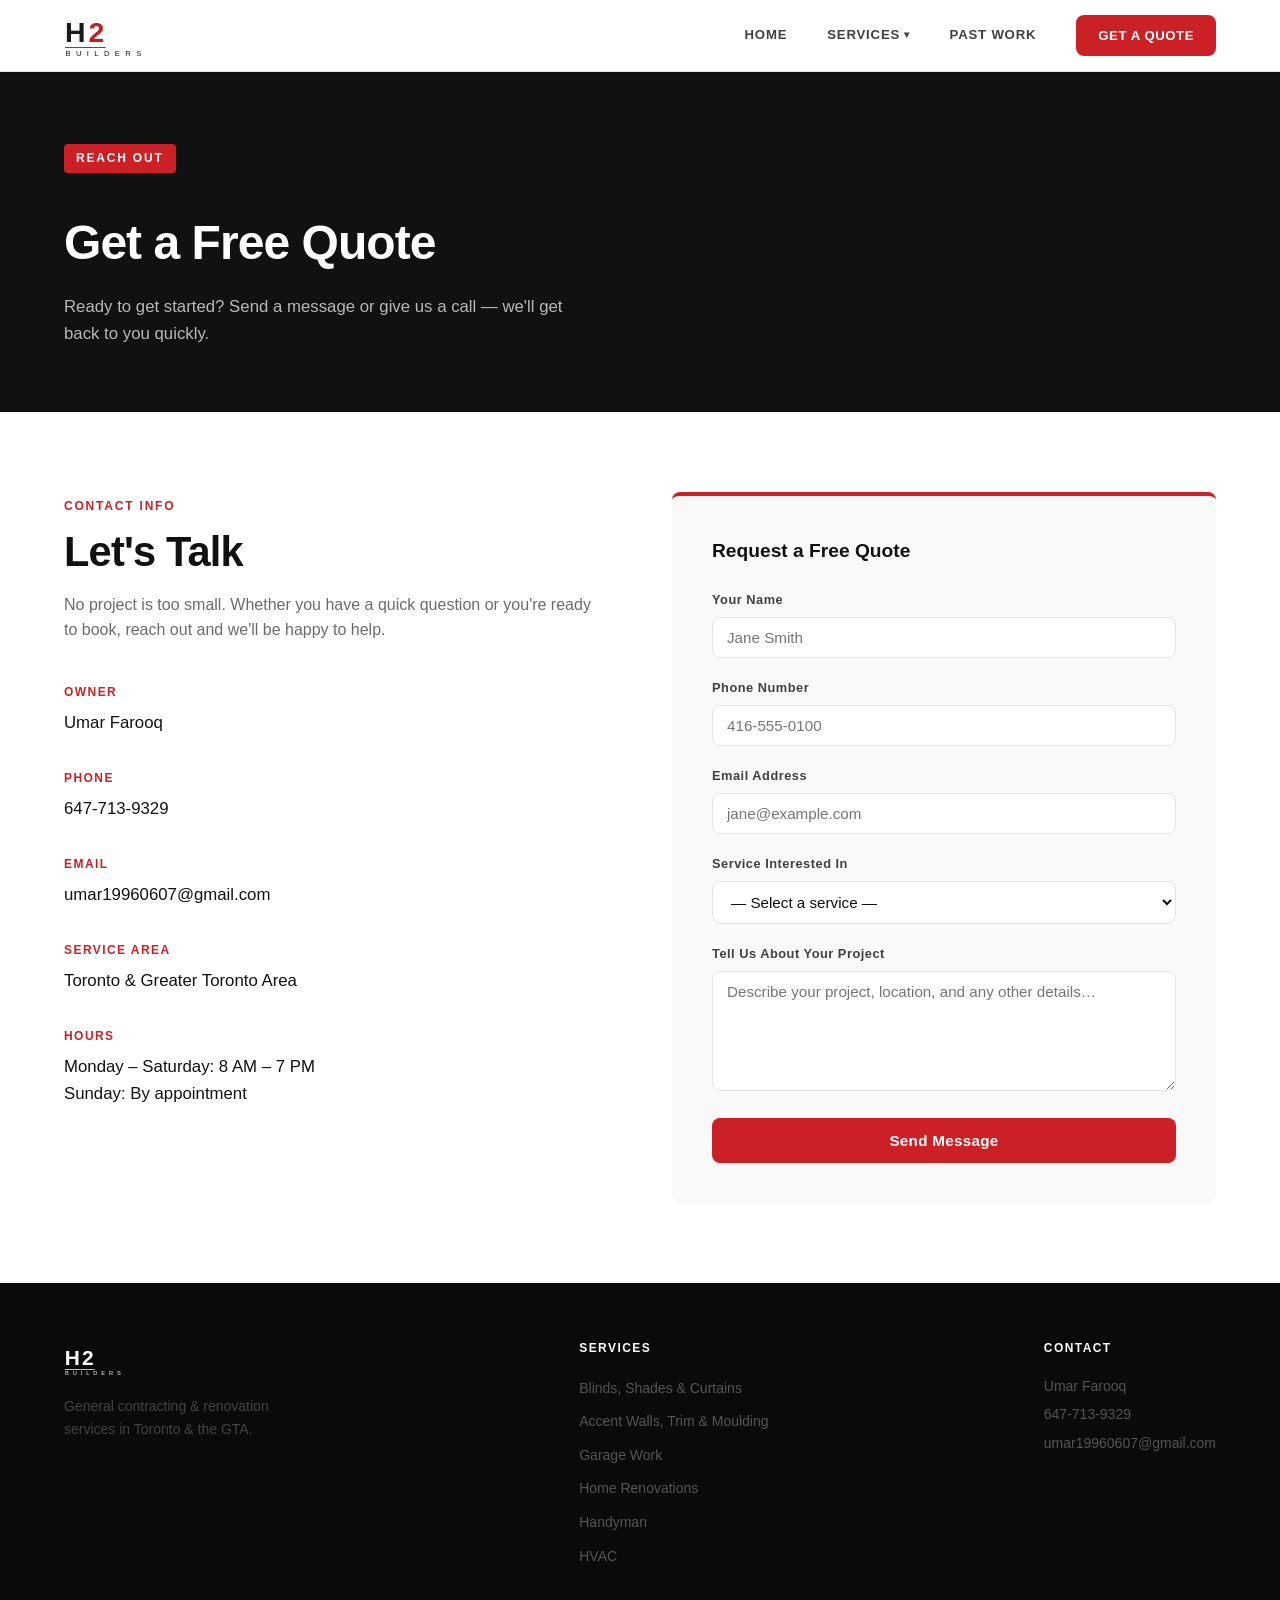
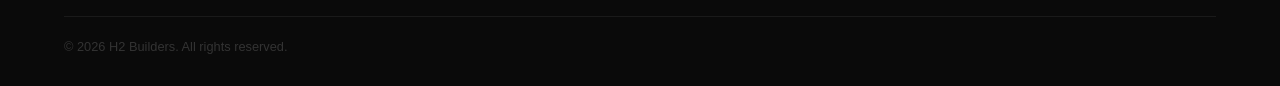
<file: contact.html>
<!DOCTYPE html>
<html lang="en">
<head>
  <meta charset="UTF-8" />
  <meta name="viewport" content="width=device-width, initial-scale=1.0" />
  <title>Contact — H2 Builders</title>
  <meta name="description" content="Get in touch with H2 Builders for a free quote on your next home renovation project." />
  <link rel="stylesheet" href="assets/styles.css" />
</head>
<body>

  <!-- Nav -->
  <nav>
    <a href="index.html">
      <img class="nav-logo" src="assets/logo.svg" alt="H2 Builders" />
    </a>
    <ul class="nav-links">
      <li><a href="index.html">Home</a></li>
      <li class="nav-dropdown">
        <a href="services.html">Services</a>
        <ul class="nav-dropdown-menu">
          <li><a href="services/blinds.html">Blinds, Shades &amp; Curtains</a></li>
          <li><a href="services/accent-walls.html">Accent Walls, Trim &amp; Moulding</a></li>
          <li><a href="services/garage.html">Garage Work</a></li>
          <li><a href="services/renovations.html">Home Renovations</a></li>
          <li><a href="services/handyman.html">Handyman</a></li>
          <li><a href="services/hvac.html">HVAC</a></li>
        </ul>
      </li>
      <li><a href="past-work.html">Past Work</a></li>
      <li><a href="contact.html" class="nav-cta active">Get a Quote</a></li>
    </ul>
  </nav>

  <!-- Page header -->
  <div class="page-header">
    <span class="hero-eyebrow">Reach Out</span>
    <h1>Get a Free Quote</h1>
    <p>Ready to get started? Send a message or give us a call — we'll get back to you quickly.</p>
  </div>

  <!-- Contact content -->
  <section>
    <div class="contact-section">

      <!-- Left: contact info -->
      <div>
        <span class="section-label">Contact Info</span>
        <h2 class="section-title">Let's Talk</h2>
        <p style="color:var(--gray); margin-bottom:2.5rem;">
          No project is too small. Whether you have a quick question or you're ready to book, reach out and we'll be happy to help.
        </p>

        <div class="contact-info-block">
          <h3>Owner</h3>
          <p>Umar Farooq</p>
        </div>
        <div class="contact-info-block">
          <h3>Phone</h3>
          <a href="tel:6477139329">647-713-9329</a>
        </div>
        <div class="contact-info-block">
          <h3>Email</h3>
          <a href="mailto:umar19960607@gmail.com">umar19960607@gmail.com</a>
        </div>
        <div class="contact-info-block">
          <h3>Service Area</h3>
          <p>Toronto &amp; Greater Toronto Area</p>
        </div>
        <div class="contact-info-block">
          <h3>Hours</h3>
          <p>Monday – Saturday: 8 AM – 7 PM<br />Sunday: By appointment</p>
        </div>
      </div>

      <!-- Right: quote form -->
      <div class="contact-card">
        <h3>Request a Free Quote</h3>
        <form action="mailto:umar19960607@gmail.com" method="post" enctype="text/plain">
          <div class="form-group">
            <label for="name">Your Name</label>
            <input type="text" id="name" name="name" placeholder="Jane Smith" required />
          </div>
          <div class="form-group">
            <label for="phone">Phone Number</label>
            <input type="tel" id="phone" name="phone" placeholder="416-555-0100" />
          </div>
          <div class="form-group">
            <label for="email">Email Address</label>
            <input type="email" id="email" name="email" placeholder="jane@example.com" required />
          </div>
          <div class="form-group">
            <label for="service">Service Interested In</label>
            <select id="service" name="service">
              <option value="">— Select a service —</option>
              <option>Blinds, Shades &amp; Curtains</option>
              <option>Accent Wall</option>
              <option>Garage Shelving</option>
              <option>Garage Door Painting</option>
              <option>Interior Painting</option>
              <option>General Contracting</option>
              <option>HVAC — Air Conditioning</option>
              <option>HVAC — Furnace</option>
              <option>HVAC — Water Heater</option>
              <option>Other / Not Sure</option>
            </select>
          </div>
          <div class="form-group">
            <label for="message">Tell Us About Your Project</label>
            <textarea id="message" name="message" placeholder="Describe your project, location, and any other details…"></textarea>
          </div>
          <button type="submit" class="btn btn-red" style="width:100%; border:none; cursor:pointer;">
            Send Message
          </button>
        </form>
      </div>

    </div>
  </section>

  <!-- Footer -->
  <footer>
    <div class="footer-inner">
      <div>
        <img class="footer-logo" src="assets/logo.svg" alt="H2 Builders" />
        <p class="footer-tagline">General contracting &amp; renovation services in Toronto &amp; the GTA.</p>
      </div>
      <div class="footer-col">
        <h4>Services</h4>
        <ul>
          <li><a href="services/blinds.html">Blinds, Shades &amp; Curtains</a></li>
          <li><a href="services/accent-walls.html">Accent Walls, Trim &amp; Moulding</a></li>
          <li><a href="services/garage.html">Garage Work</a></li>
          <li><a href="services/renovations.html">Home Renovations</a></li>
          <li><a href="services/handyman.html">Handyman</a></li>
          <li><a href="services/hvac.html">HVAC</a></li>
        </ul>
      </div>
      <div class="footer-col">
        <h4>Contact</h4>
        <p>Umar Farooq</p>
        <p><a href="tel:6477139329">647-713-9329</a></p>
        <p><a href="mailto:umar19960607@gmail.com">umar19960607@gmail.com</a></p>
      </div>
    </div>
    <hr class="footer-divider" />
    <div class="footer-bottom">
      <p>&copy; 2026 H2 Builders. All rights reserved.</p>
    </div>
  </footer>

</body>
</html>
</file>
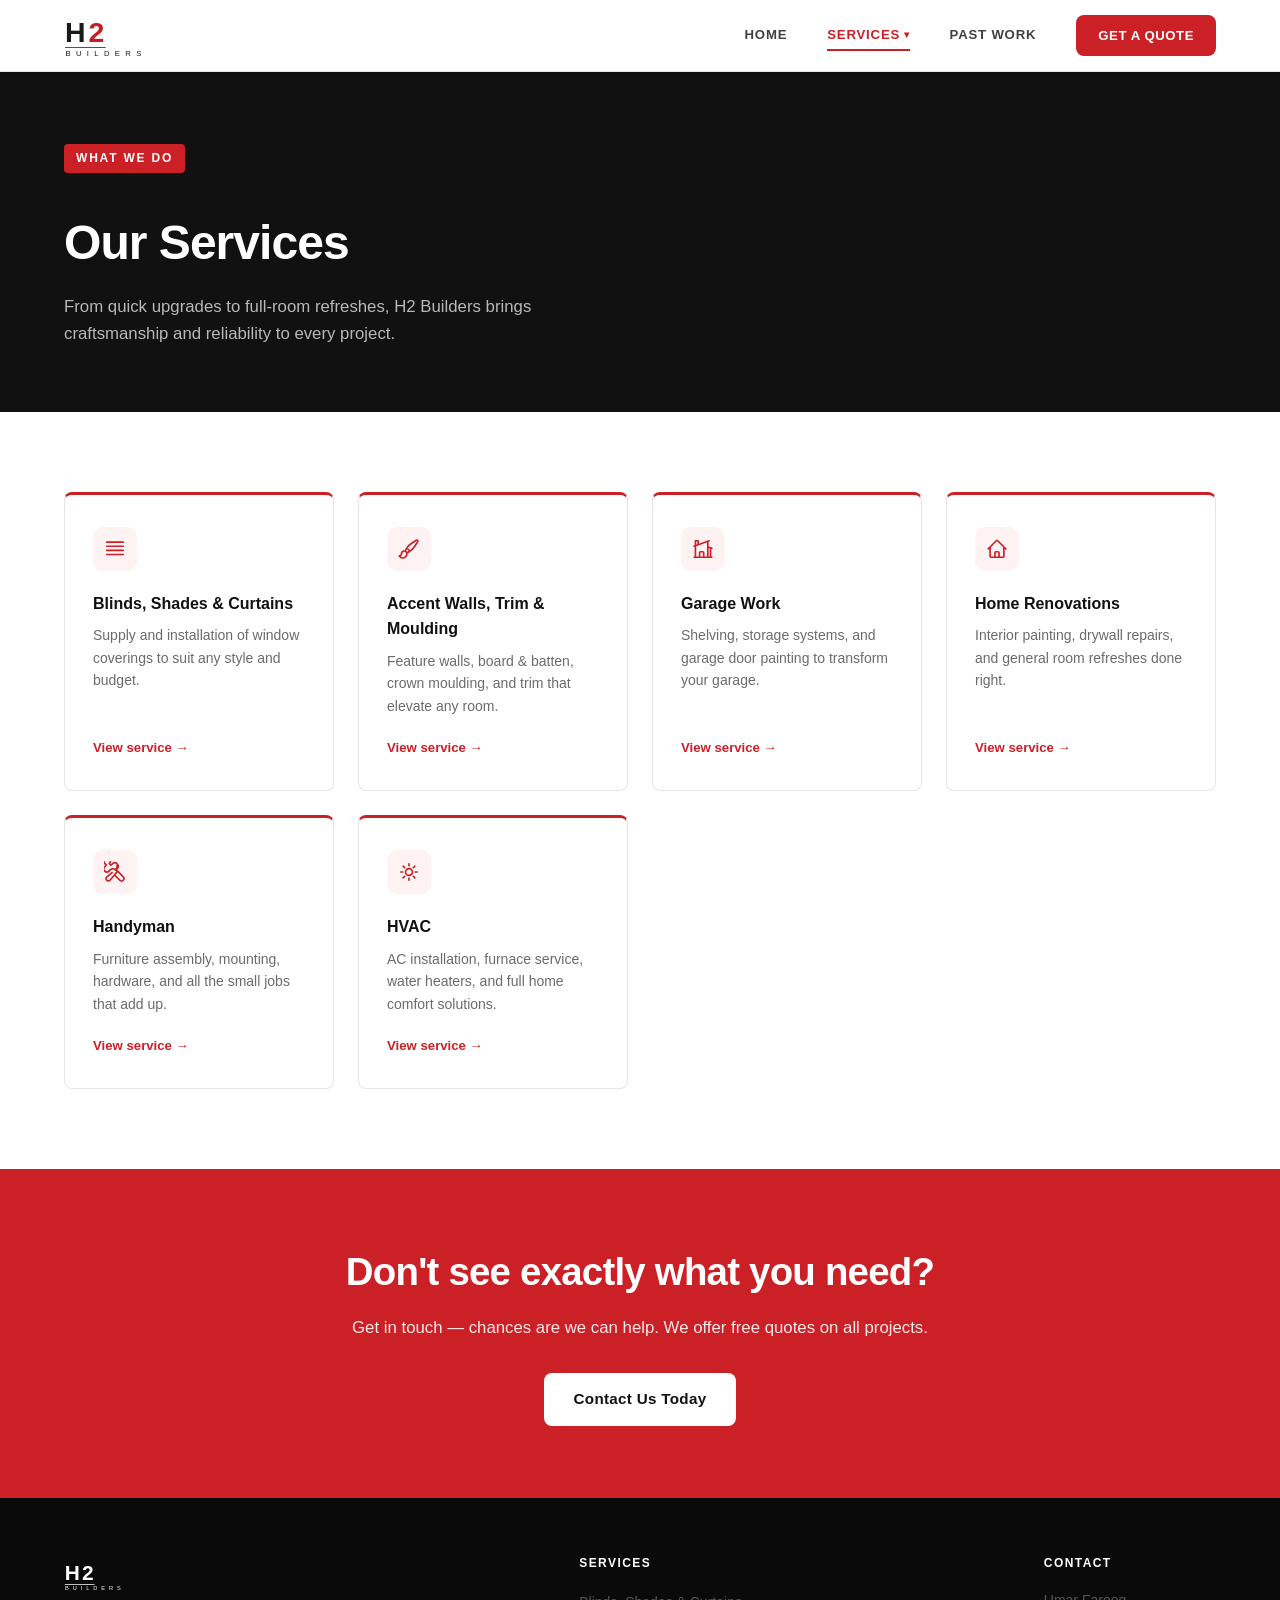
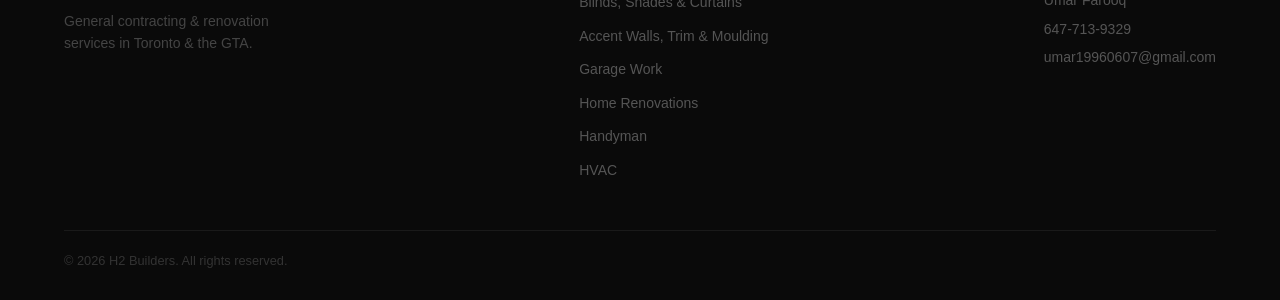
<file: services.html>
<!DOCTYPE html>
<html lang="en">
<head>
  <meta charset="UTF-8" />
  <meta name="viewport" content="width=device-width, initial-scale=1.0" />
  <title>Services — H2 Builders</title>
  <meta name="description" content="Explore H2 Builders' service categories: blinds & curtains, accent walls, garage work, home renovations, and handyman services." />
  <link rel="stylesheet" href="assets/styles.css" />
</head>
<body>

  <!-- Nav -->
  <nav>
    <a href="index.html">
      <img class="nav-logo" src="assets/logo.svg" alt="H2 Builders" />
    </a>
    <ul class="nav-links">
      <li><a href="index.html">Home</a></li>
      <li class="nav-dropdown">
        <a href="services.html" class="active">Services</a>
        <ul class="nav-dropdown-menu">
          <li><a href="services/blinds.html">Blinds, Shades &amp; Curtains</a></li>
          <li><a href="services/accent-walls.html">Accent Walls, Trim &amp; Moulding</a></li>
          <li><a href="services/garage.html">Garage Work</a></li>
          <li><a href="services/renovations.html">Home Renovations</a></li>
          <li><a href="services/handyman.html">Handyman</a></li>
          <li><a href="services/hvac.html">HVAC</a></li>
        </ul>
      </li>
      <li><a href="past-work.html">Past Work</a></li>
      <li><a href="contact.html" class="nav-cta">Get a Quote</a></li>
    </ul>
  </nav>

  <!-- Page header -->
  <div class="page-header">
    <span class="hero-eyebrow">What We Do</span>
    <h1>Our Services</h1>
    <p>From quick upgrades to full-room refreshes, H2 Builders brings craftsmanship and reliability to every project.</p>
  </div>

  <!-- Category hub -->
  <section>
    <div class="category-grid">
      <a class="category-card" href="services/blinds.html">
        <div class="cat-icon">
          <svg xmlns="http://www.w3.org/2000/svg" fill="none" viewBox="0 0 24 24" stroke-width="1.8" stroke="currentColor"><path stroke-linecap="round" stroke-linejoin="round" d="M3 4.5h18M3 9h18M3 13.5h18M3 18h18" /></svg>
        </div>
        <h3>Blinds, Shades &amp; Curtains</h3>
        <p>Supply and installation of window coverings to suit any style and budget.</p>
        <span class="cat-link">View service</span>
      </a>
      <a class="category-card" href="services/accent-walls.html">
        <div class="cat-icon">
          <svg xmlns="http://www.w3.org/2000/svg" fill="none" viewBox="0 0 24 24" stroke-width="1.8" stroke="currentColor"><path stroke-linecap="round" stroke-linejoin="round" d="M9.53 16.122a3 3 0 0 0-5.78 1.128 2.25 2.25 0 0 1-2.4 2.245 4.5 4.5 0 0 0 8.4-2.245c0-.399-.078-.78-.22-1.128Zm0 0a15.998 15.998 0 0 0 3.388-1.62m-5.043-.025a15.994 15.994 0 0 1 1.622-3.395m3.42 3.42a15.995 15.995 0 0 0 4.764-4.648l3.876-5.814a1.151 1.151 0 0 0-1.597-1.597L14.146 6.32a15.996 15.996 0 0 0-4.649 4.763m3.42 3.42a6.776 6.776 0 0 0-3.42-3.42" /></svg>
        </div>
        <h3>Accent Walls, Trim &amp; Moulding</h3>
        <p>Feature walls, board &amp; batten, crown moulding, and trim that elevate any room.</p>
        <span class="cat-link">View service</span>
      </a>
      <a class="category-card" href="services/garage.html">
        <div class="cat-icon">
          <svg xmlns="http://www.w3.org/2000/svg" fill="none" viewBox="0 0 24 24" stroke-width="1.8" stroke="currentColor"><path stroke-linecap="round" stroke-linejoin="round" d="M8.25 21v-4.875c0-.621.504-1.125 1.125-1.125h2.25c.621 0 1.125.504 1.125 1.125V21m0 0h4.5V3.545M12.75 21h7.5V10.75M2.25 21h1.5m18 0h-18M2.25 9l4.5-1.636M18.75 3l-1.5.545m0 6.205 3 1m1.5.5-1.5-.5M6.75 7.364V3h-3v18m3-13.636 10.5-3.819" /></svg>
        </div>
        <h3>Garage Work</h3>
        <p>Shelving, storage systems, and garage door painting to transform your garage.</p>
        <span class="cat-link">View service</span>
      </a>
      <a class="category-card" href="services/renovations.html">
        <div class="cat-icon">
          <svg xmlns="http://www.w3.org/2000/svg" fill="none" viewBox="0 0 24 24" stroke-width="1.8" stroke="currentColor"><path stroke-linecap="round" stroke-linejoin="round" d="m2.25 12 8.954-8.955c.44-.439 1.152-.439 1.591 0L21.75 12M4.5 9.75v10.125c0 .621.504 1.125 1.125 1.125H9.75v-4.875c0-.621.504-1.125 1.125-1.125h2.25c.621 0 1.125.504 1.125 1.125V21h4.125c.621 0 1.125-.504 1.125-1.125V9.75M8.25 21h8.25" /></svg>
        </div>
        <h3>Home Renovations</h3>
        <p>Interior painting, drywall repairs, and general room refreshes done right.</p>
        <span class="cat-link">View service</span>
      </a>
      <a class="category-card" href="services/handyman.html">
        <div class="cat-icon">
          <svg xmlns="http://www.w3.org/2000/svg" fill="none" viewBox="0 0 24 24" stroke-width="1.8" stroke="currentColor"><path stroke-linecap="round" stroke-linejoin="round" d="M11.42 15.17 17.25 21A2.652 2.652 0 0 0 21 17.25l-5.877-5.877M11.42 15.17l2.496-3.03c.317-.384.74-.626 1.208-.766M11.42 15.17l-4.655 5.653a2.548 2.548 0 1 1-3.586-3.586l5.654-4.654m5.664-9.152a3.375 3.375 0 1 1-4.774 4.773L7.33 9.21l-1.8 1.799a3.375 3.375 0 1 1-4.773-4.774l1.799-1.8-1.799-1.8A3.375 3.375 0 1 1 5.73 2.86l1.8 1.799 1.8-1.799a3.375 3.375 0 1 1 4.773 4.774l-1.799 1.8 1.499 1.498Z" /></svg>
        </div>
        <h3>Handyman</h3>
        <p>Furniture assembly, mounting, hardware, and all the small jobs that add up.</p>
        <span class="cat-link">View service</span>
      </a>
      <a class="category-card" href="services/hvac.html">
        <div class="cat-icon">
          <svg xmlns="http://www.w3.org/2000/svg" fill="none" viewBox="0 0 24 24" stroke-width="1.8" stroke="currentColor"><path stroke-linecap="round" stroke-linejoin="round" d="M12 3v2.25m6.364.386-1.591 1.591M21 12h-2.25m-.386 6.364-1.591-1.591M12 18.75V21m-4.773-4.227-1.591 1.591M5.25 12H3m4.227-4.773L5.636 5.636M15.75 12a3.75 3.75 0 1 1-7.5 0 3.75 3.75 0 0 1 7.5 0Z" /></svg>
        </div>
        <h3>HVAC</h3>
        <p>AC installation, furnace service, water heaters, and full home comfort solutions.</p>
        <span class="cat-link">View service</span>
      </a>
    </div>
  </section>

  <!-- CTA banner -->
  <div class="cta-banner">
    <h2>Don't see exactly what you need?</h2>
    <p>Get in touch — chances are we can help. We offer free quotes on all projects.</p>
    <a href="contact.html" class="btn btn-white">Contact Us Today</a>
  </div>

  <!-- Footer -->
  <footer>
    <div class="footer-inner">
      <div>
        <img class="footer-logo" src="assets/logo.svg" alt="H2 Builders" />
        <p class="footer-tagline">General contracting &amp; renovation services in Toronto &amp; the GTA.</p>
      </div>
      <div class="footer-col">
        <h4>Services</h4>
        <ul>
          <li><a href="services/blinds.html">Blinds, Shades &amp; Curtains</a></li>
          <li><a href="services/accent-walls.html">Accent Walls, Trim &amp; Moulding</a></li>
          <li><a href="services/garage.html">Garage Work</a></li>
          <li><a href="services/renovations.html">Home Renovations</a></li>
          <li><a href="services/handyman.html">Handyman</a></li>
          <li><a href="services/hvac.html">HVAC</a></li>
        </ul>
      </div>
      <div class="footer-col">
        <h4>Contact</h4>
        <p>Umar Farooq</p>
        <p><a href="tel:6477139329">647-713-9329</a></p>
        <p><a href="mailto:umar19960607@gmail.com">umar19960607@gmail.com</a></p>
      </div>
    </div>
    <hr class="footer-divider" />
    <div class="footer-bottom">
      <p>&copy; 2026 H2 Builders. All rights reserved.</p>
    </div>
  </footer>

</body>
</html>
</file>
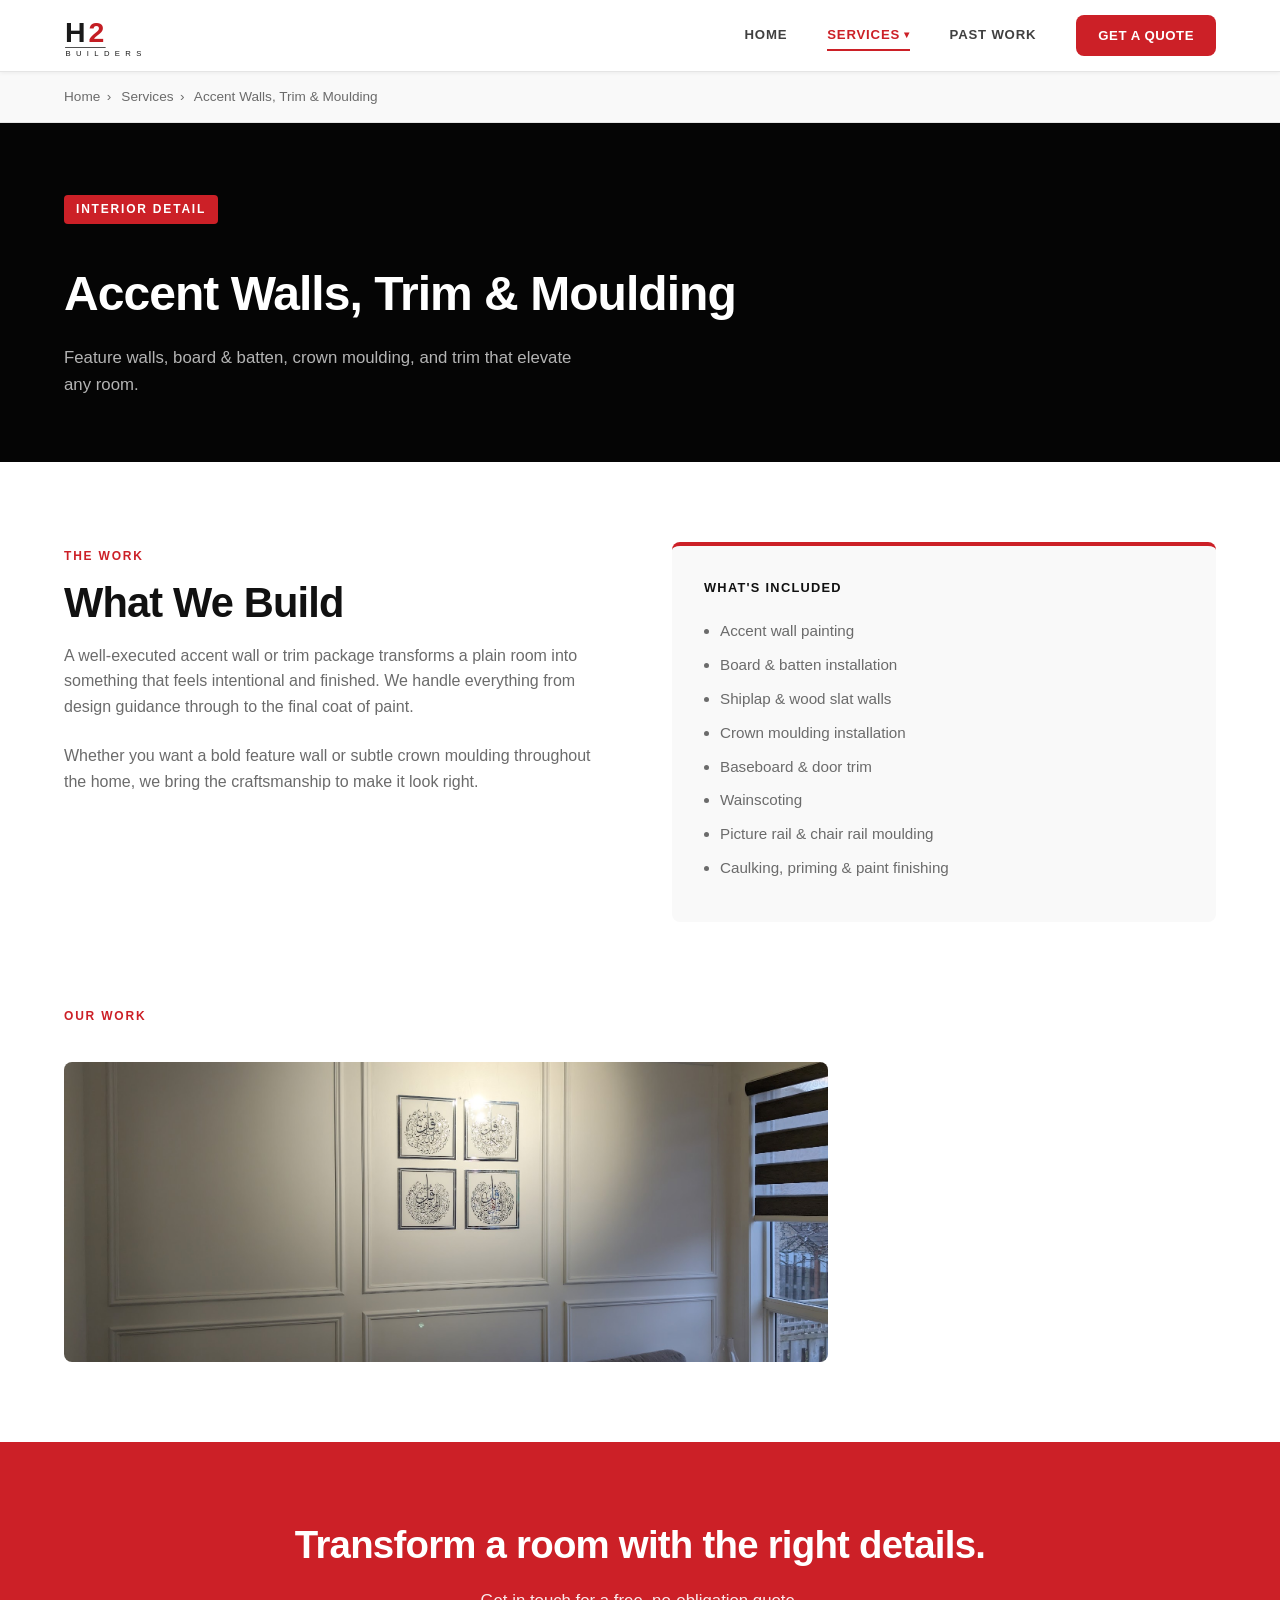
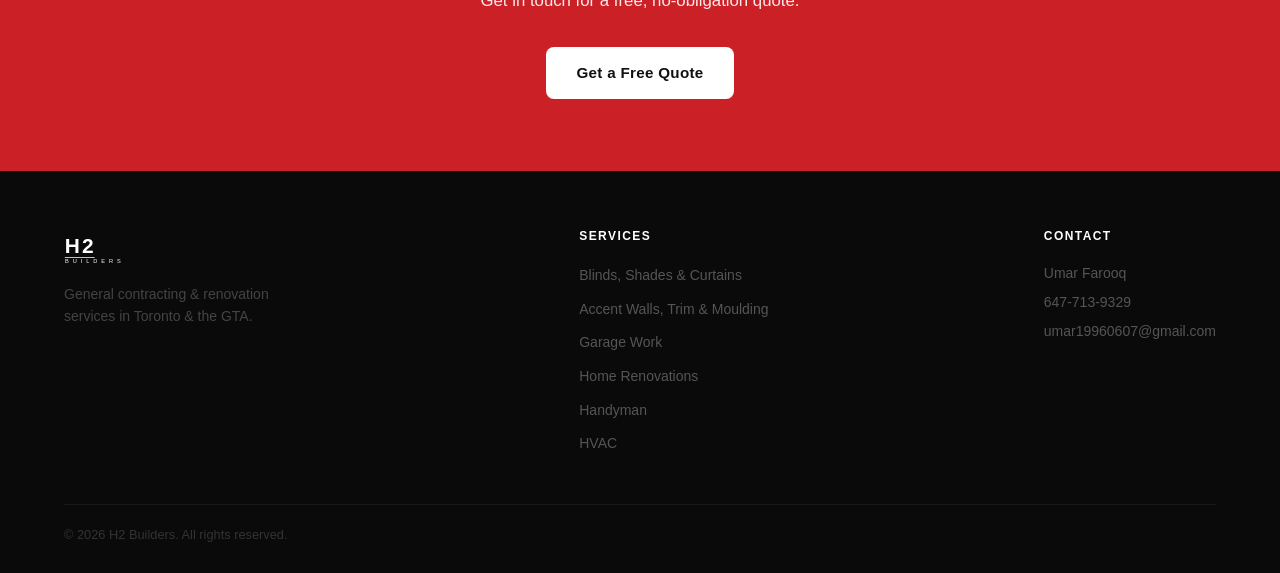
<file: services/accent-walls.html>
<!DOCTYPE html>
<html lang="en">
<head>
  <meta charset="UTF-8" />
  <meta name="viewport" content="width=device-width, initial-scale=1.0" />
  <title>Accent Walls, Trim &amp; Moulding — H2 Builders</title>
  <meta name="description" content="Feature walls, board & batten, crown moulding, and trim installation in Toronto & GTA." />
  <link rel="stylesheet" href="../assets/styles.css" />
</head>
<body>

  <nav>
    <a href="../index.html">
      <img class="nav-logo" src="../assets/logo.svg" alt="H2 Builders" />
    </a>
    <ul class="nav-links">
      <li><a href="../index.html">Home</a></li>
      <li class="nav-dropdown">
        <a href="../services.html" class="active">Services</a>
        <ul class="nav-dropdown-menu">
          <li><a href="blinds.html">Blinds, Shades &amp; Curtains</a></li>
          <li><a href="accent-walls.html">Accent Walls, Trim &amp; Moulding</a></li>
          <li><a href="garage.html">Garage Work</a></li>
          <li><a href="renovations.html">Home Renovations</a></li>
          <li><a href="handyman.html">Handyman</a></li>
          <li><a href="hvac.html">HVAC</a></li>
        </ul>
      </li>
      <li><a href="../past-work.html">Past Work</a></li>
      <li><a href="../contact.html" class="nav-cta">Get a Quote</a></li>
    </ul>
  </nav>

  <div class="breadcrumb">
    <a href="../index.html">Home</a><span>›</span>
    <a href="../services.html">Services</a><span>›</span>
    Accent Walls, Trim &amp; Moulding
  </div>

  <div class="page-header has-bg" style="background-image:url('https://images.unsplash.com/photo-1615529162924-f8605388461d?w=1400&q=80&auto=format&fit=crop');">
    <span class="hero-eyebrow">Interior Detail</span>
    <h1>Accent Walls, Trim &amp; Moulding</h1>
    <p>Feature walls, board &amp; batten, crown moulding, and trim that elevate any room.</p>
  </div>

  <section>
    <div class="service-page-grid">
      <div>
        <span class="section-label">The Work</span>
        <h2 class="section-title">What We Build</h2>
        <p style="color:var(--gray); font-size:1rem; margin-bottom:1.5rem;">
          A well-executed accent wall or trim package transforms a plain room into something that feels intentional and finished. We handle everything from design guidance through to the final coat of paint.
        </p>
        <p style="color:var(--gray); font-size:1rem;">
          Whether you want a bold feature wall or subtle crown moulding throughout the home, we bring the craftsmanship to make it look right.
        </p>
      </div>
      <div class="includes-list">
        <h3>What's Included</h3>
        <ul>
          <li>Accent wall painting</li>
          <li>Board &amp; batten installation</li>
          <li>Shiplap &amp; wood slat walls</li>
          <li>Crown moulding installation</li>
          <li>Baseboard &amp; door trim</li>
          <li>Wainscoting</li>
          <li>Picture rail &amp; chair rail moulding</li>
          <li>Caulking, priming &amp; paint finishing</li>
        </ul>
      </div>
    </div>
  </section>

  <section class="gallery-section">
    <span class="section-label">Our Work</span>
    <div class="gallery-grid">
      <img class="wide" src="../Images/Work%20images/Wall%20paneling/PXL_20250101_214737748.jpg" alt="Wall paneling accent wall" loading="lazy" />
    </div>
  </section>

  <div class="cta-banner">
    <h2>Transform a room with the right details.</h2>
    <p>Get in touch for a free, no-obligation quote.</p>
    <a href="../contact.html" class="btn btn-white">Get a Free Quote</a>
  </div>

  <footer>
    <div class="footer-inner">
      <div>
        <img class="footer-logo" src="../assets/logo.svg" alt="H2 Builders" />
        <p class="footer-tagline">General contracting &amp; renovation services in Toronto &amp; the GTA.</p>
      </div>
      <div class="footer-col">
        <h4>Services</h4>
        <ul>
          <li><a href="blinds.html">Blinds, Shades &amp; Curtains</a></li>
          <li><a href="accent-walls.html">Accent Walls, Trim &amp; Moulding</a></li>
          <li><a href="garage.html">Garage Work</a></li>
          <li><a href="renovations.html">Home Renovations</a></li>
          <li><a href="handyman.html">Handyman</a></li>
          <li><a href="hvac.html">HVAC</a></li>
        </ul>
      </div>
      <div class="footer-col">
        <h4>Contact</h4>
        <p>Umar Farooq</p>
        <p><a href="tel:6477139329">647-713-9329</a></p>
        <p><a href="mailto:umar19960607@gmail.com">umar19960607@gmail.com</a></p>
      </div>
    </div>
    <hr class="footer-divider" />
    <div class="footer-bottom">
      <p>&copy; 2026 H2 Builders. All rights reserved.</p>
    </div>
  </footer>

</body>
</html>
</file>
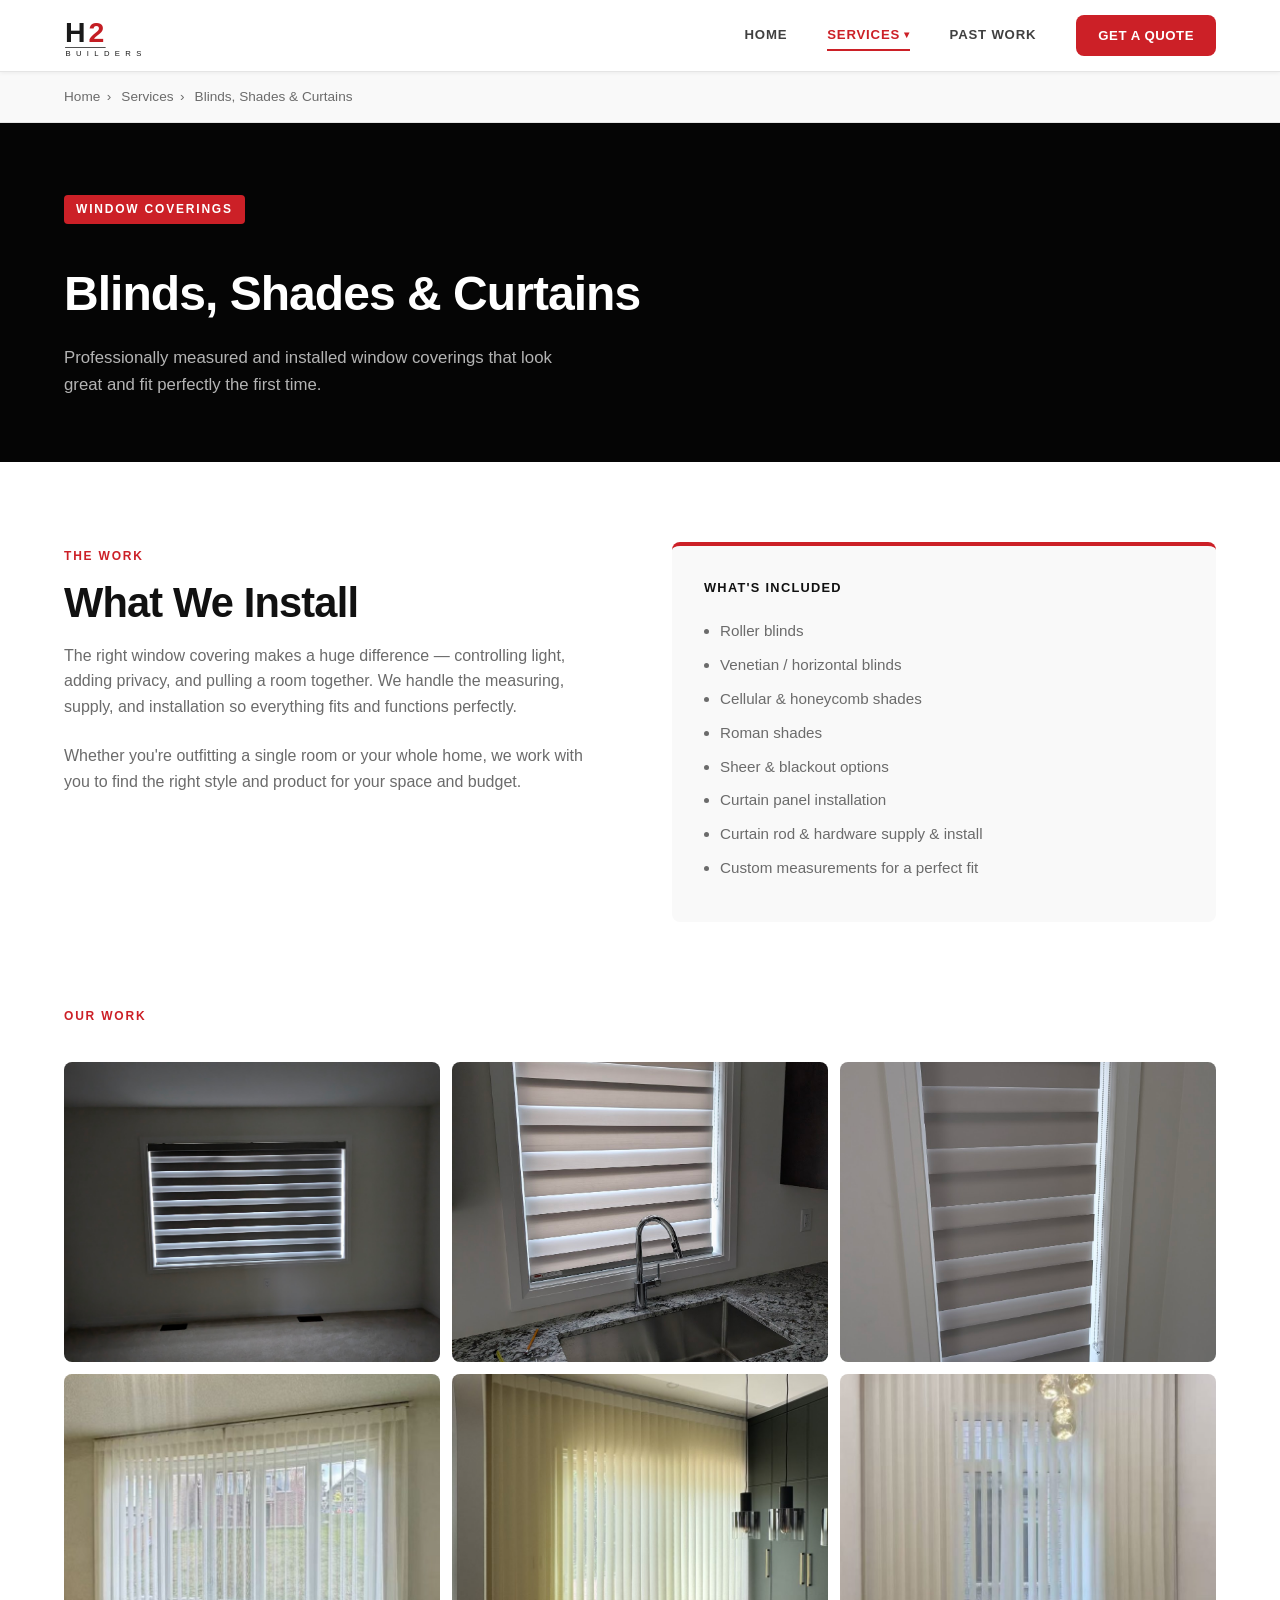
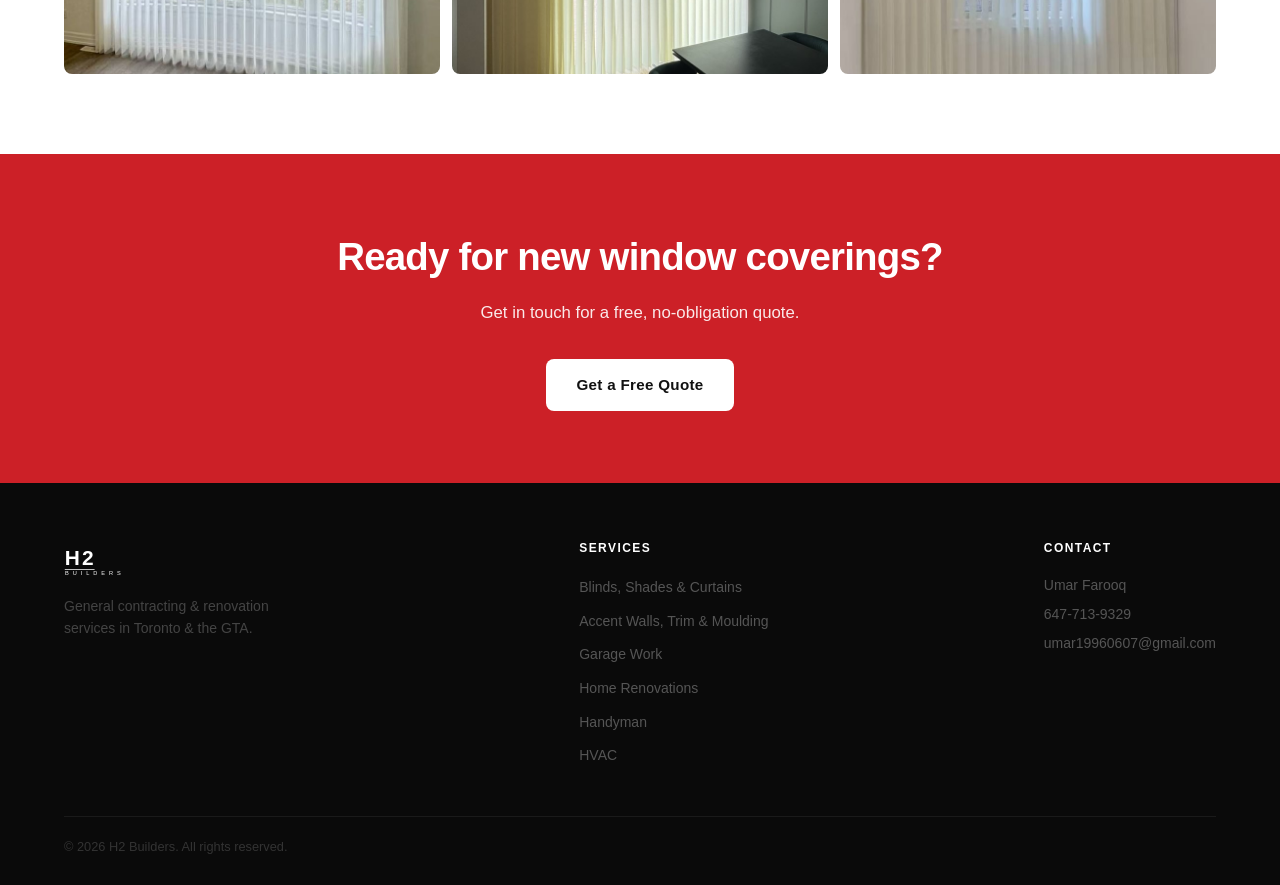
<file: services/blinds.html>
<!DOCTYPE html>
<html lang="en">
<head>
  <meta charset="UTF-8" />
  <meta name="viewport" content="width=device-width, initial-scale=1.0" />
  <title>Blinds, Shades &amp; Curtains — H2 Builders</title>
  <meta name="description" content="Professional supply and installation of blinds, shades, and curtains in Toronto & GTA." />
  <link rel="stylesheet" href="../assets/styles.css" />
</head>
<body>

  <nav>
    <a href="../index.html">
      <img class="nav-logo" src="../assets/logo.svg" alt="H2 Builders" />
    </a>
    <ul class="nav-links">
      <li><a href="../index.html">Home</a></li>
      <li class="nav-dropdown">
        <a href="../services.html" class="active">Services</a>
        <ul class="nav-dropdown-menu">
          <li><a href="blinds.html">Blinds, Shades &amp; Curtains</a></li>
          <li><a href="accent-walls.html">Accent Walls, Trim &amp; Moulding</a></li>
          <li><a href="garage.html">Garage Work</a></li>
          <li><a href="renovations.html">Home Renovations</a></li>
          <li><a href="handyman.html">Handyman</a></li>
          <li><a href="hvac.html">HVAC</a></li>
        </ul>
      </li>
      <li><a href="../past-work.html">Past Work</a></li>
      <li><a href="../contact.html" class="nav-cta">Get a Quote</a></li>
    </ul>
  </nav>

  <div class="breadcrumb">
    <a href="../index.html">Home</a><span>›</span>
    <a href="../services.html">Services</a><span>›</span>
    Blinds, Shades &amp; Curtains
  </div>

  <div class="page-header has-bg" style="background-image:url('https://images.unsplash.com/photo-1600210492493-0946911123ea?w=1400&q=80&auto=format&fit=crop');">
    <span class="hero-eyebrow">Window Coverings</span>
    <h1>Blinds, Shades &amp; Curtains</h1>
    <p>Professionally measured and installed window coverings that look great and fit perfectly the first time.</p>
  </div>

  <section>
    <div class="service-page-grid">
      <div>
        <span class="section-label">The Work</span>
        <h2 class="section-title">What We Install</h2>
        <p style="color:var(--gray); font-size:1rem; margin-bottom:1.5rem;">
          The right window covering makes a huge difference — controlling light, adding privacy, and pulling a room together. We handle the measuring, supply, and installation so everything fits and functions perfectly.
        </p>
        <p style="color:var(--gray); font-size:1rem;">
          Whether you're outfitting a single room or your whole home, we work with you to find the right style and product for your space and budget.
        </p>
      </div>
      <div class="includes-list">
        <h3>What's Included</h3>
        <ul>
          <li>Roller blinds</li>
          <li>Venetian / horizontal blinds</li>
          <li>Cellular &amp; honeycomb shades</li>
          <li>Roman shades</li>
          <li>Sheer &amp; blackout options</li>
          <li>Curtain panel installation</li>
          <li>Curtain rod &amp; hardware supply &amp; install</li>
          <li>Custom measurements for a perfect fit</li>
        </ul>
      </div>
    </div>
  </section>

  <section class="gallery-section">
    <span class="section-label">Our Work</span>
    <div class="gallery-grid">
      <img src="../Images/Work%20images/Zebra%20blinds/PXL_20260404_221527456.jpg" alt="Zebra blinds installation" loading="lazy" />
      <img src="../Images/Work%20images/Zebra%20blinds/PXL_20260404_214306161.jpg" alt="Zebra blinds living room" loading="lazy" />
      <img src="../Images/Work%20images/Zebra%20blinds/PXL_20260404_213310791.jpg" alt="Zebra blinds close up" loading="lazy" />
      <img src="../Images/Stock%20images/5ef9f41a5aa88731a6fa48925085abb1-768x1024.jpg" alt="Vertical blinds installation" loading="lazy" />
      <img src="../Images/Stock%20images/6f18ea798b9ad5689bf48ca11fa48156-768x1024.jpg" alt="Sheer blinds dining room" loading="lazy" />
      <img src="../Images/Stock%20images/88dca34233f215195610d8885a3e2413-768x1024.jpg" alt="White sheer blinds" loading="lazy" />
    </div>
  </section>

  <div class="cta-banner">
    <h2>Ready for new window coverings?</h2>
    <p>Get in touch for a free, no-obligation quote.</p>
    <a href="../contact.html" class="btn btn-white">Get a Free Quote</a>
  </div>

  <footer>
    <div class="footer-inner">
      <div>
        <img class="footer-logo" src="../assets/logo.svg" alt="H2 Builders" />
        <p class="footer-tagline">General contracting &amp; renovation services in Toronto &amp; the GTA.</p>
      </div>
      <div class="footer-col">
        <h4>Services</h4>
        <ul>
          <li><a href="blinds.html">Blinds, Shades &amp; Curtains</a></li>
          <li><a href="accent-walls.html">Accent Walls, Trim &amp; Moulding</a></li>
          <li><a href="garage.html">Garage Work</a></li>
          <li><a href="renovations.html">Home Renovations</a></li>
          <li><a href="handyman.html">Handyman</a></li>
          <li><a href="hvac.html">HVAC</a></li>
        </ul>
      </div>
      <div class="footer-col">
        <h4>Contact</h4>
        <p>Umar Farooq</p>
        <p><a href="tel:6477139329">647-713-9329</a></p>
        <p><a href="mailto:umar19960607@gmail.com">umar19960607@gmail.com</a></p>
      </div>
    </div>
    <hr class="footer-divider" />
    <div class="footer-bottom">
      <p>&copy; 2026 H2 Builders. All rights reserved.</p>
    </div>
  </footer>

</body>
</html>
</file>
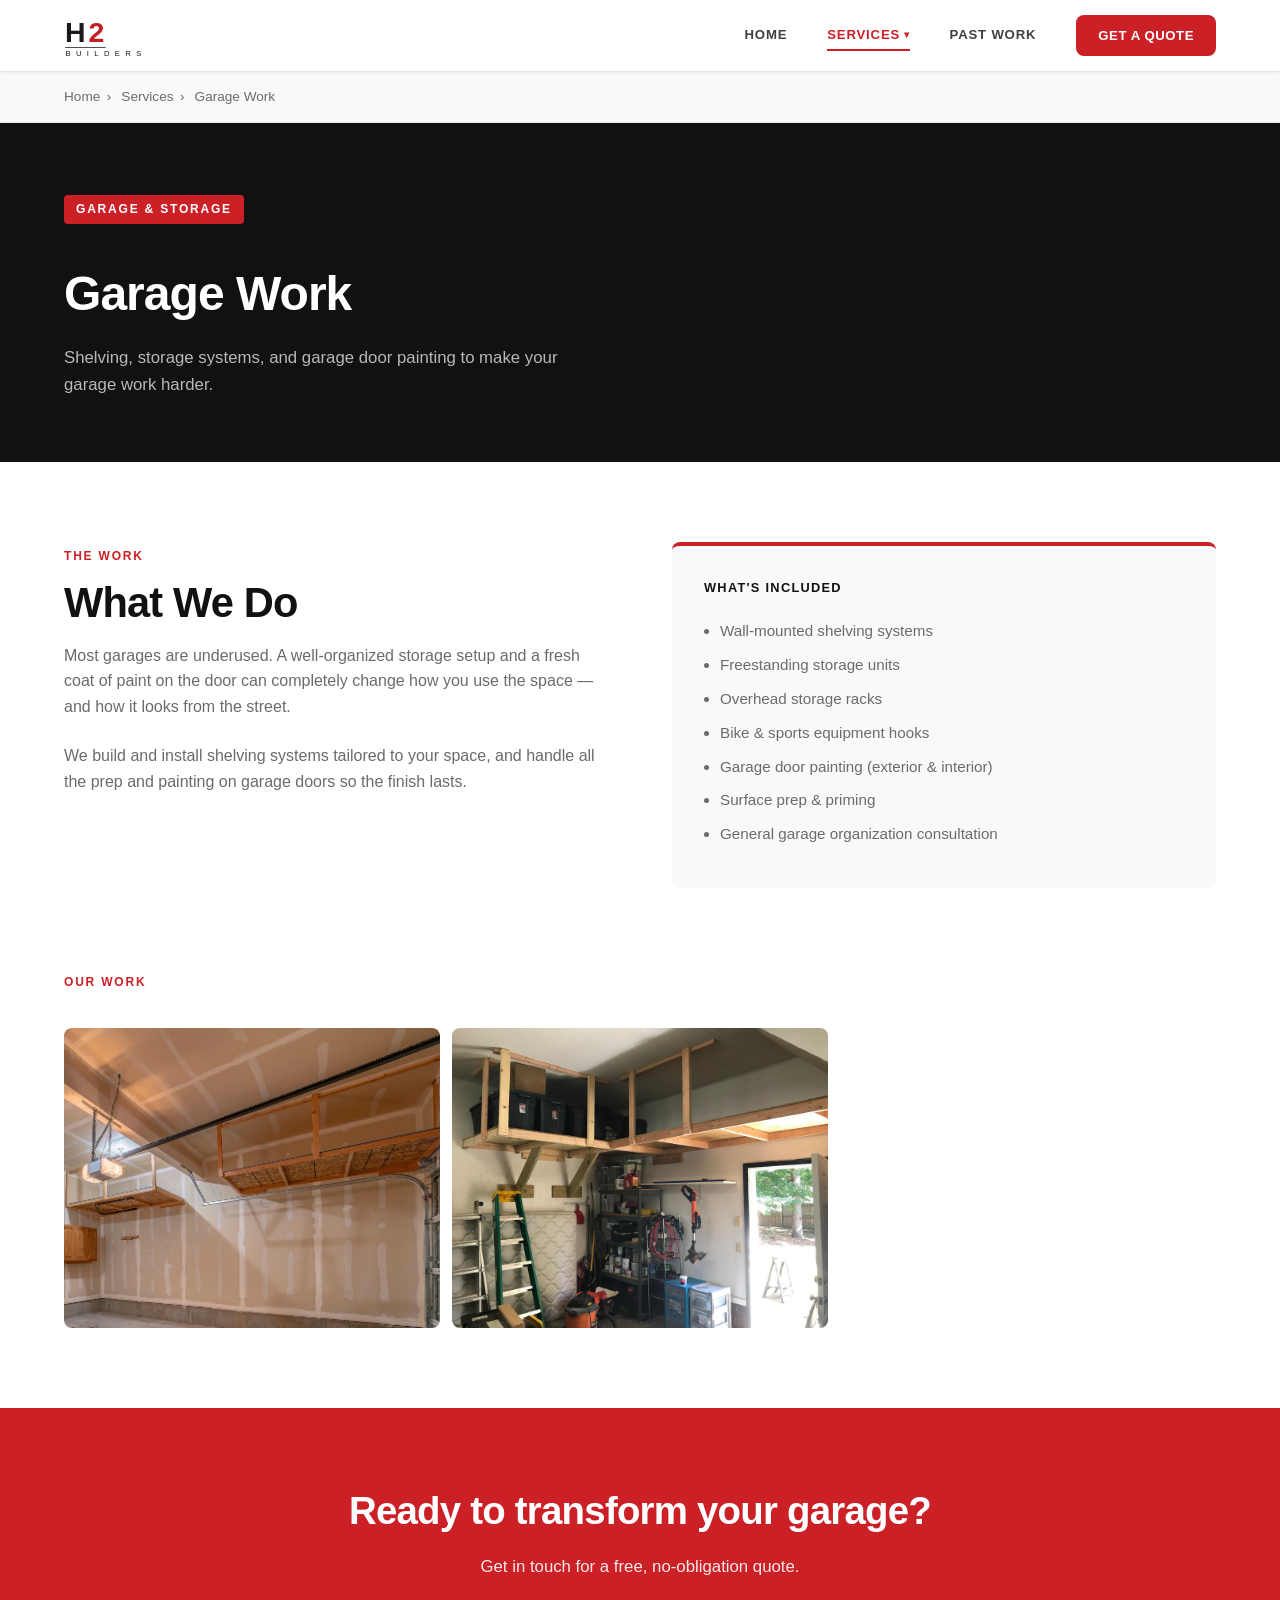
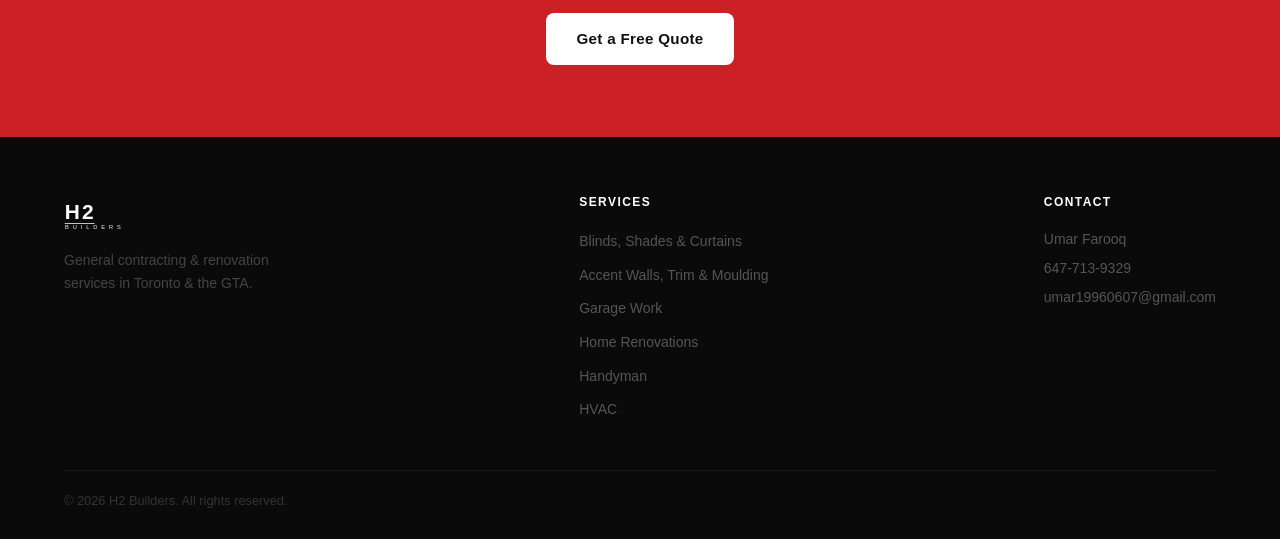
<file: services/garage.html>
<!DOCTYPE html>
<html lang="en">
<head>
  <meta charset="UTF-8" />
  <meta name="viewport" content="width=device-width, initial-scale=1.0" />
  <title>Garage Work — H2 Builders</title>
  <meta name="description" content="Garage shelving, storage systems, and garage door painting in Toronto & GTA." />
  <link rel="stylesheet" href="../assets/styles.css" />
</head>
<body>

  <nav>
    <a href="../index.html">
      <img class="nav-logo" src="../assets/logo.svg" alt="H2 Builders" />
    </a>
    <ul class="nav-links">
      <li><a href="../index.html">Home</a></li>
      <li class="nav-dropdown">
        <a href="../services.html" class="active">Services</a>
        <ul class="nav-dropdown-menu">
          <li><a href="blinds.html">Blinds, Shades &amp; Curtains</a></li>
          <li><a href="accent-walls.html">Accent Walls, Trim &amp; Moulding</a></li>
          <li><a href="garage.html">Garage Work</a></li>
          <li><a href="renovations.html">Home Renovations</a></li>
          <li><a href="handyman.html">Handyman</a></li>
          <li><a href="hvac.html">HVAC</a></li>
        </ul>
      </li>
      <li><a href="../past-work.html">Past Work</a></li>
      <li><a href="../contact.html" class="nav-cta">Get a Quote</a></li>
    </ul>
  </nav>

  <div class="breadcrumb">
    <a href="../index.html">Home</a><span>›</span>
    <a href="../services.html">Services</a><span>›</span>
    Garage Work
  </div>

  <div class="page-header">
    <span class="hero-eyebrow">Garage &amp; Storage</span>
    <h1>Garage Work</h1>
    <p>Shelving, storage systems, and garage door painting to make your garage work harder.</p>
  </div>

  <section>
    <div class="service-page-grid">
      <div>
        <span class="section-label">The Work</span>
        <h2 class="section-title">What We Do</h2>
        <p style="color:var(--gray); font-size:1rem; margin-bottom:1.5rem;">
          Most garages are underused. A well-organized storage setup and a fresh coat of paint on the door can completely change how you use the space — and how it looks from the street.
        </p>
        <p style="color:var(--gray); font-size:1rem;">
          We build and install shelving systems tailored to your space, and handle all the prep and painting on garage doors so the finish lasts.
        </p>
      </div>
      <div class="includes-list">
        <h3>What's Included</h3>
        <ul>
          <li>Wall-mounted shelving systems</li>
          <li>Freestanding storage units</li>
          <li>Overhead storage racks</li>
          <li>Bike &amp; sports equipment hooks</li>
          <li>Garage door painting (exterior &amp; interior)</li>
          <li>Surface prep &amp; priming</li>
          <li>General garage organization consultation</li>
        </ul>
      </div>
    </div>
  </section>

  <section class="gallery-section">
    <span class="section-label">Our Work</span>
    <div class="gallery-grid">
      <img src="../Images/Work%20images/Garage%20shelving/overhead-storage.jpg" alt="Overhead garage storage" loading="lazy" />
      <img src="../Images/Work%20images/Garage%20shelving/diy-overhead-garage-storage-rate-my-work-v0-f1qzmjvrs6ze1.jpg" alt="Garage shelving build" loading="lazy" />
    </div>
  </section>

  <div class="cta-banner">
    <h2>Ready to transform your garage?</h2>
    <p>Get in touch for a free, no-obligation quote.</p>
    <a href="../contact.html" class="btn btn-white">Get a Free Quote</a>
  </div>

  <footer>
    <div class="footer-inner">
      <div>
        <img class="footer-logo" src="../assets/logo.svg" alt="H2 Builders" />
        <p class="footer-tagline">General contracting &amp; renovation services in Toronto &amp; the GTA.</p>
      </div>
      <div class="footer-col">
        <h4>Services</h4>
        <ul>
          <li><a href="blinds.html">Blinds, Shades &amp; Curtains</a></li>
          <li><a href="accent-walls.html">Accent Walls, Trim &amp; Moulding</a></li>
          <li><a href="garage.html">Garage Work</a></li>
          <li><a href="renovations.html">Home Renovations</a></li>
          <li><a href="handyman.html">Handyman</a></li>
          <li><a href="hvac.html">HVAC</a></li>
        </ul>
      </div>
      <div class="footer-col">
        <h4>Contact</h4>
        <p>Umar Farooq</p>
        <p><a href="tel:6477139329">647-713-9329</a></p>
        <p><a href="mailto:umar19960607@gmail.com">umar19960607@gmail.com</a></p>
      </div>
    </div>
    <hr class="footer-divider" />
    <div class="footer-bottom">
      <p>&copy; 2026 H2 Builders. All rights reserved.</p>
    </div>
  </footer>

</body>
</html>
</file>
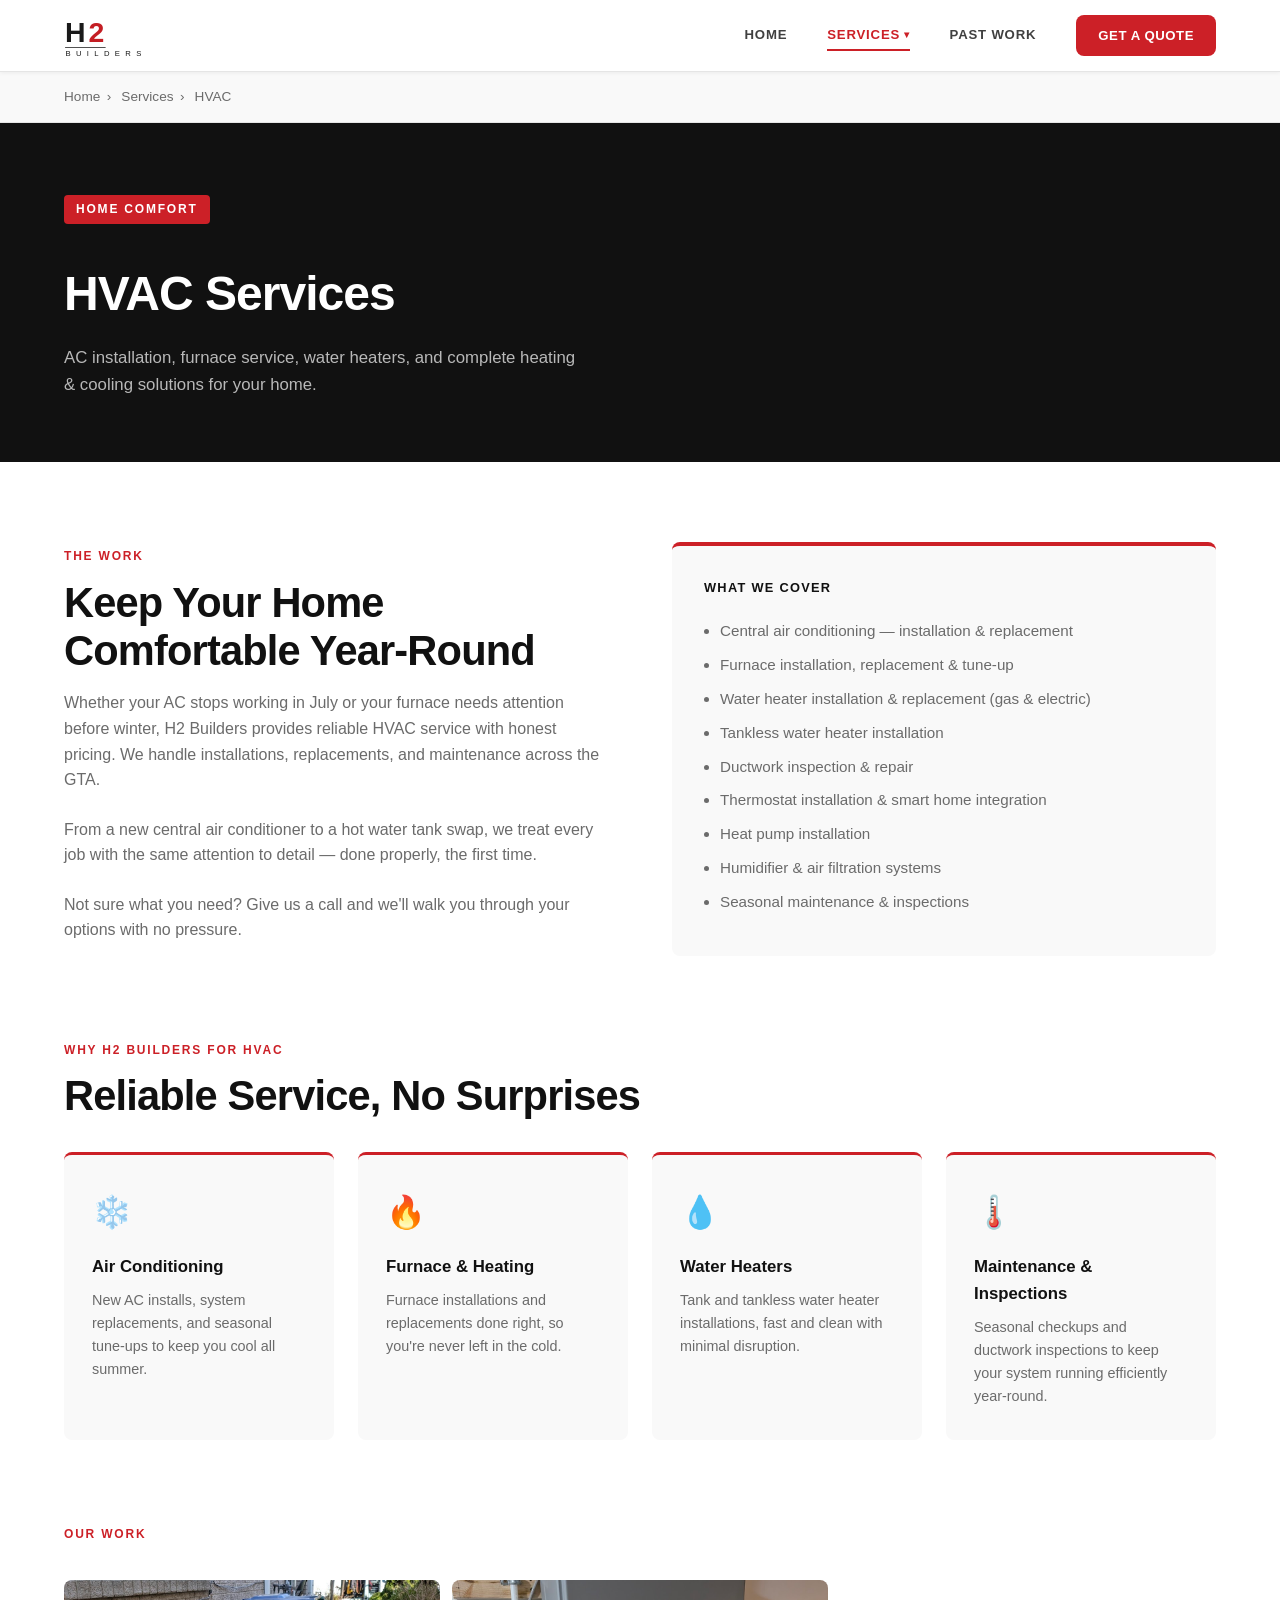
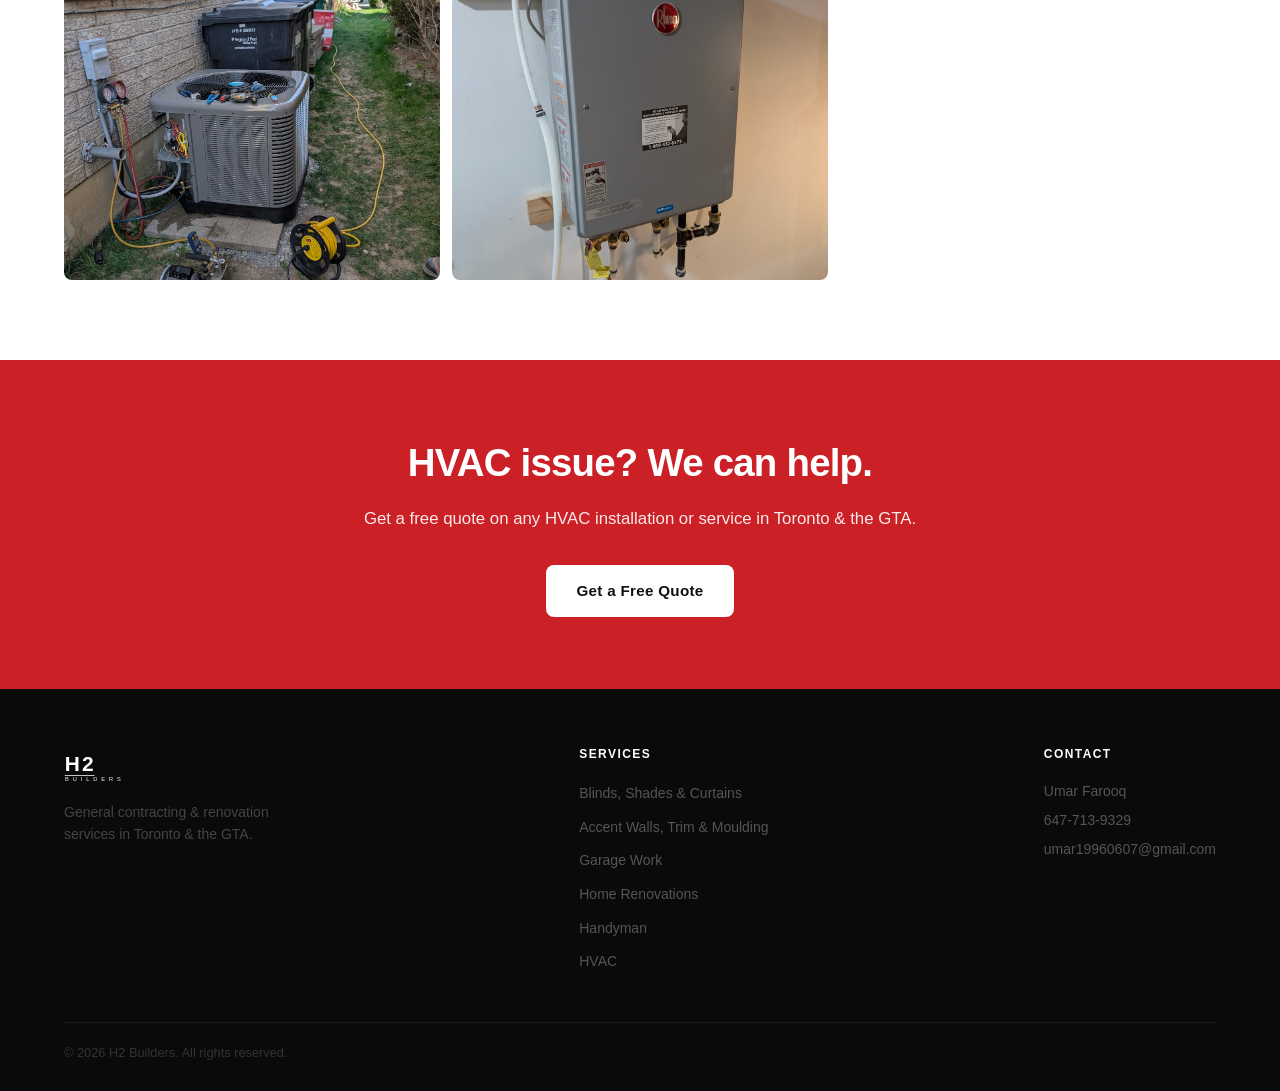
<file: services/hvac.html>
<!DOCTYPE html>
<html lang="en">
<head>
  <meta charset="UTF-8" />
  <meta name="viewport" content="width=device-width, initial-scale=1.0" />
  <title>HVAC — H2 Builders</title>
  <meta name="description" content="AC installation, furnace service, water heater replacement, and full HVAC solutions in Toronto & GTA." />
  <link rel="stylesheet" href="../assets/styles.css" />
</head>
<body>

  <nav>
    <a href="../index.html">
      <img class="nav-logo" src="../assets/logo.svg" alt="H2 Builders" />
    </a>
    <ul class="nav-links">
      <li><a href="../index.html">Home</a></li>
      <li class="nav-dropdown">
        <a href="../services.html" class="active">Services</a>
        <ul class="nav-dropdown-menu">
          <li><a href="blinds.html">Blinds, Shades &amp; Curtains</a></li>
          <li><a href="accent-walls.html">Accent Walls, Trim &amp; Moulding</a></li>
          <li><a href="garage.html">Garage Work</a></li>
          <li><a href="renovations.html">Home Renovations</a></li>
          <li><a href="handyman.html">Handyman</a></li>
          <li><a href="hvac.html">HVAC</a></li>
        </ul>
      </li>
      <li><a href="../past-work.html">Past Work</a></li>
      <li><a href="../contact.html" class="nav-cta">Get a Quote</a></li>
    </ul>
  </nav>

  <div class="breadcrumb">
    <a href="../index.html">Home</a><span>›</span>
    <a href="../services.html">Services</a><span>›</span>
    HVAC
  </div>

  <div class="page-header">
    <span class="hero-eyebrow">Home Comfort</span>
    <h1>HVAC Services</h1>
    <p>AC installation, furnace service, water heaters, and complete heating &amp; cooling solutions for your home.</p>
  </div>

  <section>
    <div class="service-page-grid">
      <div>
        <span class="section-label">The Work</span>
        <h2 class="section-title">Keep Your Home Comfortable Year-Round</h2>
        <p style="color:var(--gray); font-size:1rem; margin-bottom:1.5rem;">
          Whether your AC stops working in July or your furnace needs attention before winter, H2 Builders provides reliable HVAC service with honest pricing. We handle installations, replacements, and maintenance across the GTA.
        </p>
        <p style="color:var(--gray); font-size:1rem; margin-bottom:1.5rem;">
          From a new central air conditioner to a hot water tank swap, we treat every job with the same attention to detail — done properly, the first time.
        </p>
        <p style="color:var(--gray); font-size:1rem;">
          Not sure what you need? Give us a call and we'll walk you through your options with no pressure.
        </p>
      </div>
      <div class="includes-list">
        <h3>What We Cover</h3>
        <ul>
          <li>Central air conditioning — installation &amp; replacement</li>
          <li>Furnace installation, replacement &amp; tune-up</li>
          <li>Water heater installation &amp; replacement (gas &amp; electric)</li>
          <li>Tankless water heater installation</li>
          <li>Ductwork inspection &amp; repair</li>
          <li>Thermostat installation &amp; smart home integration</li>
          <li>Heat pump installation</li>
          <li>Humidifier &amp; air filtration systems</li>
          <li>Seasonal maintenance &amp; inspections</li>
        </ul>
      </div>
    </div>
  </section>

  <!-- Why choose us for HVAC -->
  <section style="padding-top: 0;">
    <span class="section-label">Why H2 Builders for HVAC</span>
    <h2 class="section-title">Reliable Service, No Surprises</h2>
    <div class="services-grid" style="margin-top: 2rem;">
      <div class="service-card">
        <div class="service-icon">❄️</div>
        <h3>Air Conditioning</h3>
        <p>New AC installs, system replacements, and seasonal tune-ups to keep you cool all summer.</p>
      </div>
      <div class="service-card">
        <div class="service-icon">🔥</div>
        <h3>Furnace &amp; Heating</h3>
        <p>Furnace installations and replacements done right, so you're never left in the cold.</p>
      </div>
      <div class="service-card">
        <div class="service-icon">💧</div>
        <h3>Water Heaters</h3>
        <p>Tank and tankless water heater installations, fast and clean with minimal disruption.</p>
      </div>
      <div class="service-card">
        <div class="service-icon">🌡️</div>
        <h3>Maintenance &amp; Inspections</h3>
        <p>Seasonal checkups and ductwork inspections to keep your system running efficiently year-round.</p>
      </div>
    </div>
  </section>

  <section class="gallery-section">
    <span class="section-label">Our Work</span>
    <div class="gallery-grid">
      <img src="../Images/Work%20images/HVAC/PXL_20250430_203148073.jpg" alt="HVAC installation" loading="lazy" />
      <img src="../Images/Work%20images/HVAC/PXL_20250921_232348210.jpg" alt="HVAC unit" loading="lazy" />
    </div>
  </section>

  <div class="cta-banner">
    <h2>HVAC issue? We can help.</h2>
    <p>Get a free quote on any HVAC installation or service in Toronto &amp; the GTA.</p>
    <a href="../contact.html" class="btn btn-white">Get a Free Quote</a>
  </div>

  <footer>
    <div class="footer-inner">
      <div>
        <img class="footer-logo" src="../assets/logo.svg" alt="H2 Builders" />
        <p class="footer-tagline">General contracting &amp; renovation services in Toronto &amp; the GTA.</p>
      </div>
      <div class="footer-col">
        <h4>Services</h4>
        <ul>
          <li><a href="blinds.html">Blinds, Shades &amp; Curtains</a></li>
          <li><a href="accent-walls.html">Accent Walls, Trim &amp; Moulding</a></li>
          <li><a href="garage.html">Garage Work</a></li>
          <li><a href="renovations.html">Home Renovations</a></li>
          <li><a href="handyman.html">Handyman</a></li>
          <li><a href="hvac.html">HVAC</a></li>
        </ul>
      </div>
      <div class="footer-col">
        <h4>Contact</h4>
        <p>Umar Farooq</p>
        <p><a href="tel:6477139329">647-713-9329</a></p>
        <p><a href="mailto:umar19960607@gmail.com">umar19960607@gmail.com</a></p>
      </div>
    </div>
    <hr class="footer-divider" />
    <div class="footer-bottom">
      <p>&copy; 2026 H2 Builders. All rights reserved.</p>
    </div>
  </footer>

</body>
</html>
</file>
<file: assets/styles.css>
/* ── Variables ─────────────────────────────────────────── */
:root {
  --red:    #CC2027;
  --dark:   #111111;
  --gray:   #6B6B6B;
  --light:  #F9F9F9;
  --white:  #FFFFFF;
  --border: #E5E5E5;
  --font:   'Helvetica Neue', Helvetica, Arial, sans-serif;
  --radius: 8px;
}

/* ── Reset ─────────────────────────────────────────────── */
*, *::before, *::after { box-sizing: border-box; margin: 0; padding: 0; }
html { scroll-behavior: smooth; }
body {
  font-family: var(--font);
  color: var(--dark);
  background: var(--white);
  line-height: 1.6;
  -webkit-font-smoothing: antialiased;
}
a { color: inherit; text-decoration: none; }
img, svg { display: block; }
ul { list-style: none; }

/* ── Nav ───────────────────────────────────────────────── */
nav {
  position: sticky;
  top: 0;
  z-index: 100;
  background: var(--white);
  display: flex;
  align-items: center;
  justify-content: space-between;
  padding: 0 5%;
  height: 72px;
  border-bottom: 1px solid var(--border);
  box-shadow: 0 1px 4px rgba(0,0,0,.06);
}

.nav-logo {
  height: 60px;
  width: auto;
}

.nav-links {
  display: flex;
  gap: 2.5rem;
  height: 100%;
  align-items: center;
}

.nav-links > li {
  display: flex;
  align-items: center;
  height: 100%;
}

.nav-links a {
  color: #404040;
  font-size: .825rem;
  font-weight: 600;
  letter-spacing: .06em;
  text-transform: uppercase;
  padding: 4px 0;
  border-bottom: 2px solid transparent;
  transition: border-color .2s, color .2s;
}

.nav-links a:hover,
.nav-links a.active {
  color: var(--red);
  border-bottom-color: var(--red);
}

.nav-cta {
  background: var(--red) !important;
  color: var(--white) !important;
  padding: 10px 22px !important;
  border-radius: var(--radius) !important;
  border-bottom: none !important;
  transition: background .2s !important;
  letter-spacing: .04em !important;
}
.nav-cta:hover { background: #a81920 !important; opacity: 1 !important; }

/* ── Nav dropdown ───────────────────────────────────────── */
.nav-dropdown { position: relative; }

.nav-dropdown > a::after { content: ' ▾'; font-size: .65rem; vertical-align: middle; }

.nav-dropdown-menu {
  display: none;
  position: absolute;
  top: calc(100% + 1px);
  left: 50%;
  transform: translateX(-50%);
  background: var(--white);
  border-radius: var(--radius);
  box-shadow: 0 8px 28px rgba(0,0,0,.12);
  border: 1px solid var(--border);
  min-width: 240px;
  z-index: 200;
  list-style: none;
  padding: .4rem 0;
}

.nav-dropdown:hover .nav-dropdown-menu { display: block; }

.nav-dropdown-menu li a {
  display: block;
  padding: 10px 18px;
  color: #404040;
  font-size: .825rem;
  font-weight: 600;
  letter-spacing: .03em;
  text-transform: none;
  border-bottom: none;
  white-space: nowrap;
  transition: background .15s, color .15s;
}
.nav-dropdown-menu li a:hover {
  background: var(--light);
  color: var(--red);
}

/* ── Hero ──────────────────────────────────────────────── */
.hero {
  background:
    linear-gradient(rgba(0,0,0,.82), rgba(0,0,0,.78)),
    url('https://images.unsplash.com/photo-1560448204-e02f11c3d0e2?w=1600&q=80&auto=format&fit=crop') center/cover no-repeat;
  color: var(--white);
  padding: 120px 5% 110px;
  display: flex;
  align-items: center;
  gap: 4rem;
  min-height: 560px;
}

.hero-text { flex: 1; min-width: 0; }


.hero-card {
  width: 240px;
  flex-shrink: 0;
  background: var(--white);
  border-radius: var(--radius);
  border-top: 3px solid var(--red);
  padding: 1.5rem;
  align-self: center;
}

.hero-card-label {
  font-size: .65rem;
  font-weight: 700;
  letter-spacing: .14em;
  text-transform: uppercase;
  color: var(--gray);
  margin-bottom: .75rem;
}

.hero-card-name {
  font-size: 1rem;
  font-weight: 700;
  color: var(--dark);
  margin-bottom: 1rem;
}

.hero-card-row {
  display: flex;
  align-items: center;
  gap: .5rem;
  margin-bottom: .65rem;
}

.hero-card-row svg {
  width: 15px;
  height: 15px;
  flex-shrink: 0;
  color: var(--red);
}

.hero-card-row a {
  font-size: .85rem;
  color: var(--dark);
  word-break: break-all;
}
.hero-card-row a:hover { color: var(--red); }

.hero .hero-card p {
  color: var(--dark) !important;
  font-size: inherit;
  margin-bottom: 0;
  max-width: none;
  line-height: inherit;
  opacity: 1;
}

.hero-card .btn-red {
  display: block;
  text-align: center;
  margin-top: 1.25rem;
  padding: 10px 16px;
  font-size: .85rem;
}

@media (max-width: 900px) {
  .hero-card { display: none; }
}

.hero-eyebrow {
  display: inline-block;
  background: var(--red);
  color: var(--white);
  font-size: .75rem;
  font-weight: 700;
  letter-spacing: .15em;
  text-transform: uppercase;
  padding: 5px 12px;
  border-radius: 4px;
  margin-bottom: 1.25rem;
}

.hero h1 {
  font-size: clamp(2.4rem, 5vw, 3.8rem);
  font-weight: 700;
  line-height: 1.08;
  letter-spacing: -.02em;
  margin-bottom: 1.25rem;
}

.hero h1 span { color: var(--red); }

.hero p {
  font-size: 1.1rem;
  color: rgba(255,255,255,.75);
  margin-bottom: 2rem;
  max-width: 480px;
  line-height: 1.7;
}

.hero-cta-row {
  display: flex;
  gap: 1rem;
  flex-wrap: wrap;
  margin-bottom: 2rem;
}

.hero-trust {
  display: flex;
  gap: 1.5rem;
  flex-wrap: wrap;
}

.hero-trust span,
.hero-trust a {
  font-size: .8rem;
  color: rgba(255,255,255,.6);
  font-weight: 500;
  text-decoration: none;
  transition: color .2s;
}
.hero-trust a:hover {
  color: var(--white);
}

/* ── Services + contact sidebar layout ─────────────────── */
.services-contact-layout {
  display: flex;
  gap: 3rem;
  align-items: flex-start;
}

.services-main { flex: 1; min-width: 0; }

.contact-sidebar {
  width: 260px;
  flex-shrink: 0;
  background: var(--light);
  border-radius: var(--radius);
  border-top: 3px solid var(--red);
  padding: 1.75rem;
  position: sticky;
  top: 90px;
}

.contact-sidebar h3 {
  font-size: .7rem;
  font-weight: 700;
  letter-spacing: .14em;
  text-transform: uppercase;
  color: var(--gray);
  margin-bottom: 1rem;
}

.contact-sidebar-name {
  font-size: 1.05rem;
  font-weight: 700;
  color: var(--dark);
  margin-bottom: 1.25rem;
}

.contact-sidebar-row {
  display: flex;
  align-items: flex-start;
  gap: .6rem;
  margin-bottom: .85rem;
}

.contact-sidebar-row svg {
  width: 17px;
  height: 17px;
  flex-shrink: 0;
  margin-top: 2px;
  color: var(--red);
}

.contact-sidebar-row a,
.contact-sidebar-row span {
  font-size: .9rem;
  color: var(--dark);
  word-break: break-all;
}

.contact-sidebar-row a:hover { color: var(--red); }

@media (max-width: 900px) {
  .services-contact-layout { flex-direction: column; }
  .contact-sidebar { width: 100%; position: static; }
}

.btn {
  display: inline-block;
  padding: 14px 30px;
  border-radius: var(--radius);
  font-size: .95rem;
  font-weight: 700;
  letter-spacing: .02em;
  cursor: pointer;
  transition: opacity .2s, transform .15s;
}
.btn:hover { opacity: .88; transform: translateY(-1px); }

.btn-red     { background: var(--red);   color: var(--white); }
.btn-white   { background: var(--white); color: var(--dark);  }
.btn-outline {
  background: transparent;
  color: var(--white);
  border: 1.5px solid rgba(255,255,255,.4);
}
.btn-outline:hover {
  border-color: rgba(255,255,255,.7);
  background: rgba(255,255,255,.08);
  opacity: 1;
}

/* ── Section shared ────────────────────────────────────── */
section { padding: 80px 5%; }

.section-label {
  display: inline-block;
  color: var(--red);
  font-size: .75rem;
  font-weight: 700;
  letter-spacing: .15em;
  text-transform: uppercase;
  margin-bottom: .75rem;
}

.section-title {
  font-size: clamp(1.8rem, 3.5vw, 2.6rem);
  font-weight: 700;
  line-height: 1.15;
  letter-spacing: -.02em;
  margin-bottom: 1rem;
}

.section-sub {
  font-size: 1rem;
  color: var(--gray);
  max-width: 560px;
  margin-bottom: 3rem;
}

/* ── Work / photo grid ─────────────────────────────────── */
.work-grid {
  display: grid;
  grid-template-columns: repeat(4, 1fr);
  gap: .75rem;
}

.work-grid img {
  width: 100%;
  height: 260px;
  object-fit: cover;
  border-radius: var(--radius);
  display: block;
  transition: opacity .25s, transform .25s;
}
.work-grid img:hover { opacity: .9; transform: scale(1.01); }

@media (max-width: 900px) {
  .work-grid { grid-template-columns: repeat(2, 1fr); }
}
@media (max-width: 520px) {
  .work-grid { grid-template-columns: 1fr 1fr; }
  .work-grid img { height: 180px; }
}

/* ── Services grid ─────────────────────────────────────── */
.services-grid {
  display: grid;
  grid-template-columns: repeat(auto-fill, minmax(240px, 1fr));
  gap: 1.5rem;
}

.service-card {
  background: var(--light);
  border-radius: var(--radius);
  padding: 2rem 1.75rem;
  border-top: 3px solid var(--red);
  transition: transform .2s, box-shadow .2s;
}
.service-card:hover { transform: translateY(-4px); box-shadow: 0 12px 28px rgba(0,0,0,.08); }

.service-icon { font-size: 2rem; margin-bottom: 1rem; }
.service-card h3 { font-size: 1.05rem; font-weight: 700; margin-bottom: .5rem; }
.service-card p  { font-size: .9rem; color: var(--gray); }

/* ── Category cards (hub + home page) ──────────────────── */
.category-grid {
  display: grid;
  grid-template-columns: repeat(auto-fill, minmax(220px, 1fr));
  gap: 1.5rem;
}

.category-card {
  background: var(--white);
  border-radius: var(--radius);
  padding: 2rem 1.75rem;
  border: 1.5px solid var(--border);
  border-top: 3px solid var(--red);
  overflow: hidden;
  display: flex;
  flex-direction: column;
  text-decoration: none;
  color: inherit;
  transition: transform .2s, box-shadow .2s, border-color .2s;
}
.category-card:hover {
  transform: translateY(-4px);
  box-shadow: 0 12px 28px rgba(0,0,0,.08);
  border-color: transparent;
  border-top-color: var(--red);
}

.category-card .cat-img {
  width: calc(100% + 3.5rem);
  margin: -2rem -1.75rem 1.25rem;
  height: 180px;
  object-fit: cover;
  border-radius: var(--radius) var(--radius) 0 0;
  display: block;
  transition: transform .3s ease;
}
.category-card:hover .cat-img { transform: scale(1.03); }

.category-card .cat-icon {
  background: #FEF2F2;
  border-radius: 10px;
  width: 44px;
  height: 44px;
  display: flex;
  align-items: center;
  justify-content: center;
  margin-bottom: 1.25rem;
  flex-shrink: 0;
  color: var(--red);
}
.category-card .cat-icon svg { width: 22px; height: 22px; }

.category-card h3 { font-size: 1rem; font-weight: 700; margin-bottom: .5rem; }
.category-card p  { font-size: .875rem; color: var(--gray); flex: 1; margin-bottom: 1.25rem; line-height: 1.6; }
.category-card .cat-link {
  font-size: .825rem;
  font-weight: 700;
  color: var(--red);
}
.category-card .cat-link::after { content: ' →'; }

/* ── Page header (services, contact, sub-pages) ─────────── */
.page-header {
  position: relative;
  background: var(--dark);
  color: var(--white);
  padding: 72px 5% 64px;
  overflow: hidden;
}

.page-header.has-bg {
  background-size: cover;
  background-position: center;
}
.page-header.has-bg::before {
  content: '';
  position: absolute;
  inset: 0;
  background: rgba(0,0,0,.72);
}
.page-header.has-bg > * { position: relative; }

.page-header h1 {
  font-size: clamp(2rem, 4vw, 3rem);
  font-weight: 700;
  letter-spacing: -.02em;
  margin-top: .75rem;
}
.page-header p {
  color: rgba(255,255,255,.7);
  margin-top: .75rem;
  max-width: 520px;
  font-size: 1.05rem;
}

/* ── Service sub-page ───────────────────────────────────── */
.breadcrumb {
  padding: 14px 5%;
  background: var(--light);
  font-size: .85rem;
  color: var(--gray);
  border-bottom: 1px solid var(--border);
}
.breadcrumb a { color: var(--gray); }
.breadcrumb a:hover { color: var(--red); }
.breadcrumb span { margin: 0 .4rem; }

.service-page-grid {
  display: grid;
  grid-template-columns: 1fr 1fr;
  gap: 4rem;
  align-items: start;
}

.service-page-grid .includes-list {
  background: var(--light);
  border-radius: var(--radius);
  padding: 2rem;
  border-top: 4px solid var(--red);
}
.service-page-grid .includes-list h3 {
  font-size: .8rem;
  font-weight: 700;
  letter-spacing: .1em;
  text-transform: uppercase;
  margin-bottom: 1.25rem;
  color: var(--dark);
}
.service-page-grid .includes-list ul { padding-left: 1rem; }
.service-page-grid .includes-list ul li {
  list-style: disc;
  font-size: .95rem;
  color: var(--gray);
  margin-bottom: .6rem;
}

@media (max-width: 640px) {
  .service-page-grid { grid-template-columns: 1fr; gap: 2rem; }
}

/* ── Why us strip ──────────────────────────────────────── */
.why-strip {
  background: var(--dark);
  color: var(--white);
}

.why-strip .section-label {
  color: #F87171;
  background: rgba(196,30,36,.2);
  padding: 4px 10px;
  border-radius: 4px;
  border: 1px solid rgba(196,30,36,.3);
}

.why-strip .section-title {
  color: var(--white);
  margin-top: 1rem;
}

.why-grid {
  display: grid;
  grid-template-columns: repeat(auto-fill, minmax(200px, 1fr));
  gap: 2rem;
  margin-top: 2.5rem;
}

.why-item { text-align: center; }
.why-item .icon {
  background: rgba(255,255,255,.07);
  border-radius: 12px;
  width: 54px;
  height: 54px;
  display: flex;
  align-items: center;
  justify-content: center;
  margin: 0 auto .75rem;
  color: var(--white);
}
.why-item .icon svg { width: 22px; height: 22px; }
.why-item h3 { font-size: .95rem; font-weight: 700; margin-bottom: .4rem; letter-spacing: .01em; }
.why-item p  { font-size: .875rem; color: rgba(255,255,255,.5); }

/* ── CTA banner ────────────────────────────────────────── */
.cta-banner {
  background: var(--red);
  color: var(--white);
  text-align: center;
  padding: 72px 5%;
}
.cta-banner h2 { font-size: clamp(1.6rem, 3vw, 2.4rem); font-weight: 700; letter-spacing: -.02em; margin-bottom: .75rem; }
.cta-banner p  { font-size: 1.05rem; margin-bottom: 2rem; opacity: .9; }

/* ── Contact page ──────────────────────────────────────── */
.contact-section {
  display: grid;
  grid-template-columns: 1fr 1fr;
  gap: 4rem;
  align-items: start;
}

.contact-info-block { margin-bottom: 2rem; }
.contact-info-block h3 {
  font-size: .75rem;
  font-weight: 700;
  color: var(--red);
  letter-spacing: .12em;
  text-transform: uppercase;
  margin-bottom: .5rem;
}
.contact-info-block p, .contact-info-block a {
  font-size: 1.05rem;
  color: var(--dark);
}
.contact-info-block a:hover { color: var(--red); }

.contact-card {
  background: var(--light);
  border-radius: var(--radius);
  padding: 2.5rem;
  border-top: 4px solid var(--red);
}
.contact-card h3 { font-size: 1.2rem; font-weight: 700; margin-bottom: 1.5rem; }

.form-group { margin-bottom: 1.25rem; }
.form-group label {
  display: block;
  font-size: .8rem;
  font-weight: 600;
  letter-spacing: .04em;
  margin-bottom: .4rem;
  color: #404040;
}
.form-group input,
.form-group textarea,
.form-group select {
  width: 100%;
  padding: 11px 14px;
  border: 1.5px solid var(--border);
  border-radius: var(--radius);
  font-family: var(--font);
  font-size: .95rem;
  color: var(--dark);
  background: var(--white);
  transition: border-color .2s, box-shadow .2s;
}
.form-group input:focus,
.form-group textarea:focus,
.form-group select:focus {
  outline: none;
  border-color: var(--red);
  box-shadow: 0 0 0 3px rgba(196,30,36,.1);
}
.form-group textarea { resize: vertical; min-height: 120px; }

/* ── Services page detail ──────────────────────────────── */
.services-detail {
  display: grid;
  grid-template-columns: repeat(auto-fill, minmax(280px, 1fr));
  gap: 2rem;
}

.service-detail-card {
  border: 1.5px solid var(--border);
  border-radius: var(--radius);
  overflow: hidden;
  transition: box-shadow .2s, transform .2s;
}
.service-detail-card:hover { box-shadow: 0 8px 24px rgba(0,0,0,.1); transform: translateY(-3px); }
.service-detail-card .card-header {
  background: var(--dark);
  color: var(--white);
  padding: 1.25rem 1.5rem;
  display: flex;
  align-items: center;
  gap: .75rem;
}
.service-detail-card .card-header span { font-size: 1.5rem; }
.service-detail-card .card-header h3 { font-size: 1rem; font-weight: 700; }
.service-detail-card .card-body { padding: 1.5rem; }
.service-detail-card .card-body p { font-size: .9rem; color: var(--gray); margin-bottom: 1rem; }
.service-detail-card .card-body ul { padding-left: 1rem; }
.service-detail-card .card-body ul li {
  font-size: .875rem;
  color: var(--gray);
  margin-bottom: .35rem;
  list-style: disc;
}

/* ── Footer ────────────────────────────────────────────── */
footer {
  background: #0A0A0A;
  color: #888;
  padding: 56px 5% 28px;
}

.footer-inner {
  display: flex;
  justify-content: space-between;
  align-items: flex-start;
  gap: 2rem;
  flex-wrap: wrap;
  margin-bottom: 2.5rem;
}

.footer-logo { height: 44px; width: auto; filter: brightness(0) invert(1); margin-bottom: .75rem; }
.footer-tagline { font-size: .875rem; color: #444; max-width: 240px; line-height: 1.6; }

.footer-col h4 {
  color: var(--white);
  font-size: .75rem;
  font-weight: 700;
  letter-spacing: .12em;
  text-transform: uppercase;
  margin-bottom: 1rem;
}
.footer-col ul li { margin-bottom: .5rem; }
.footer-col ul li a { font-size: .875rem; color: #555; transition: color .2s; }
.footer-col ul li a:hover { color: var(--white); }
.footer-col p { font-size: .875rem; color: #555; margin-bottom: .4rem; }

.footer-divider { border: none; border-top: 1px solid #1a1a1a; margin-bottom: 1.25rem; }
.footer-bottom { display: flex; justify-content: space-between; align-items: center; flex-wrap: wrap; gap: .5rem; }
.footer-bottom p { font-size: .8rem; color: #333; }

/* ── Responsive ────────────────────────────────────────── */
@media (max-width: 768px) {
  .hero { flex-direction: column; padding: 72px 5% 64px; }
  .contact-section { grid-template-columns: 1fr; }
  .nav-links { gap: 1.25rem; }
  .footer-inner { flex-direction: column; }
}

@media (max-width: 520px) {
  nav { padding: 0 4%; }
  .nav-links { display: none; }
  .hero-trust { gap: .75rem; }
}

/* ── Photo gallery ──────────────────────────────────────── */
.gallery-section { padding: 0 5% 80px; }

.gallery-grid {
  display: grid;
  grid-template-columns: repeat(auto-fill, minmax(280px, 1fr));
  gap: .75rem;
  margin-top: 1.5rem;
}

.gallery-grid img {
  width: 100%;
  height: 300px;
  object-fit: cover;
  border-radius: var(--radius);
  display: block;
  transition: opacity .2s;
}
.gallery-grid img:hover { opacity: .88; }
.gallery-grid .wide { grid-column: span 2; }

@media (max-width: 640px) {
  .gallery-grid .wide { grid-column: span 1; }
}
</file>
